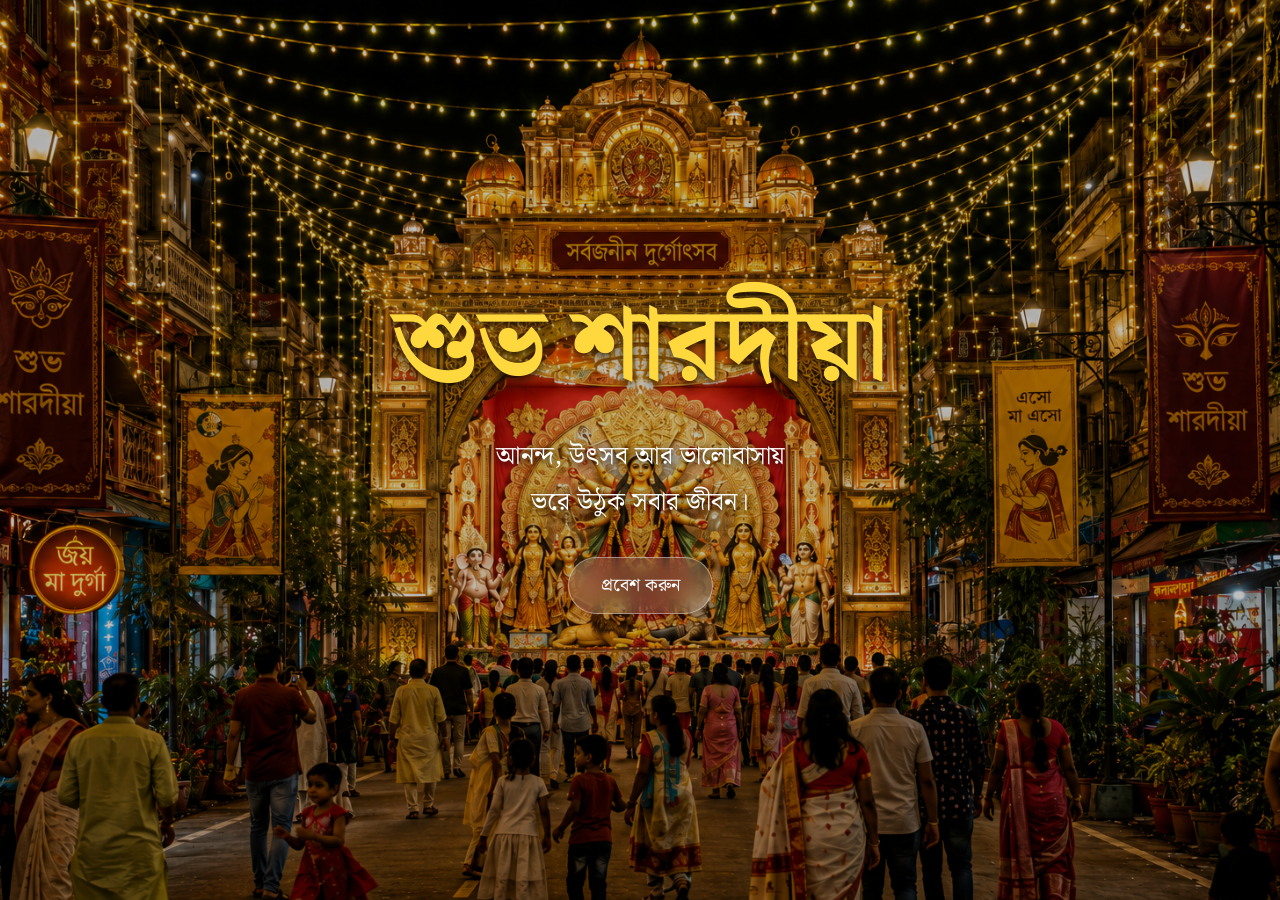
<file: index.html>
<!DOCTYPE html>

<html lang="bn">
<head>
    <meta charset="UTF-8">
    <meta name="viewport" content="width=device-width, initial-scale=1.0">

<title>শুভ শারদীয়া</title>

<link rel="stylesheet" href="style.css">

<!-- Bengali Font -->
<link rel="preconnect" href="https://fonts.googleapis.com">
<link rel="preconnect" href="https://fonts.gstatic.com" crossorigin>
<link href="https://fonts.googleapis.com/css2?family=Noto+Serif+Bengali:wght@400;500;600;700;800&display=swap" rel="stylesheet">

</head>

<body>

<main class="hero">

    <!-- Dark overlay -->
    <div class="overlay"></div>

    <!-- Center Content -->
    <div class="content">

        <h1>শুভ শারদীয়া</h1>

        <p>
            আনন্দ, উৎসব আর ভালোবাসায়<br>
            ভরে উঠুক সবার জীবন।
        </p>

        <!-- Go to Main Website -->
        <button
            class="explore-btn"
            onclick="window.location.href='main/durga.html'">

            প্রবেশ করুন

        </button>

    </div>

</main>

</body>
</html>
</file>
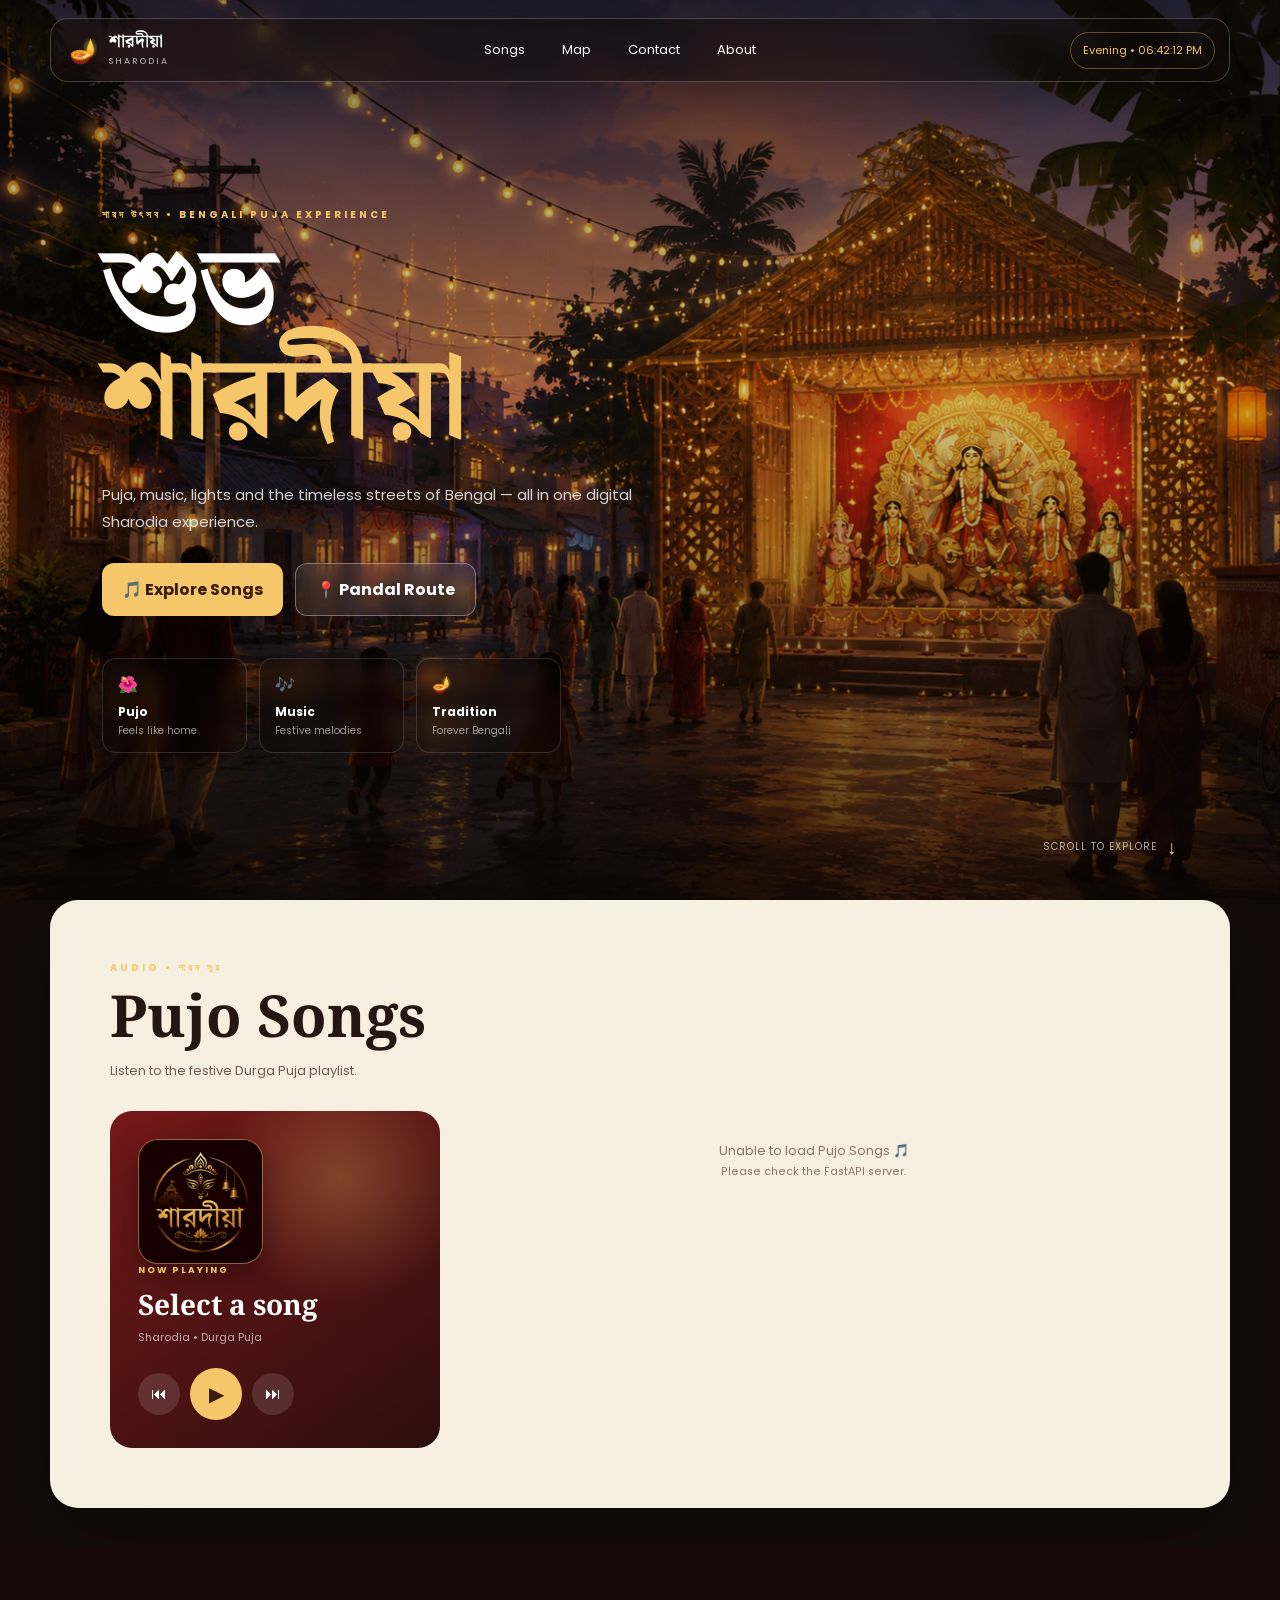
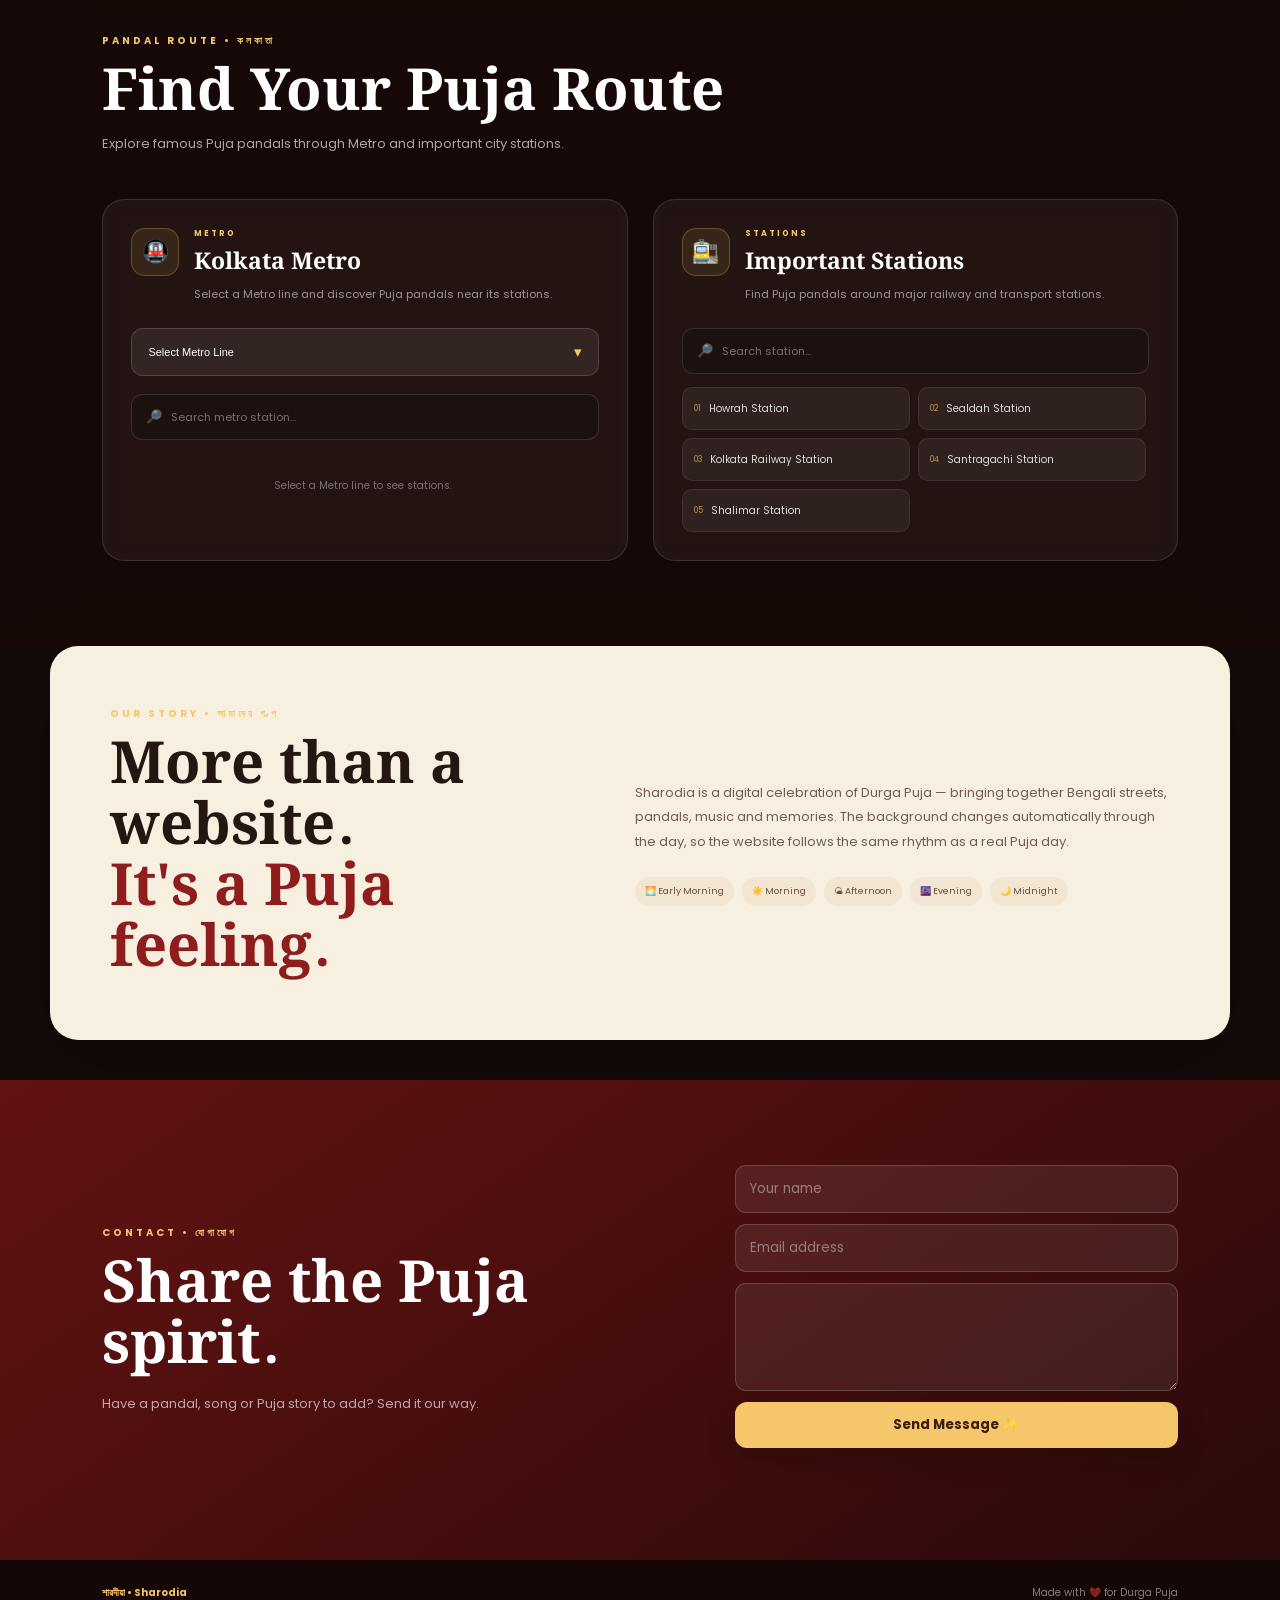
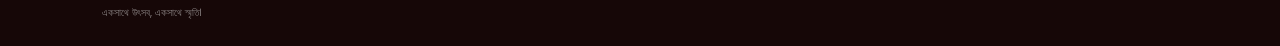
<file: main/durga.html>
<!DOCTYPE html>
<html lang="en">

<head>

    <meta charset="UTF-8">

    <meta name="viewport"
          content="width=device-width, initial-scale=1.0">

    <title>শারদীয়া | Sharodia</title>

    <meta name="description"
          content="Sharodia - A Bengali Durga Puja experience with songs, pandals and festive memories.">


    <!-- ================= GOOGLE FONTS ================= -->

    <link rel="preconnect"
          href="https://fonts.googleapis.com">

    <link rel="preconnect"
          href="https://fonts.gstatic.com"
          crossorigin>

    <link href="https://fonts.googleapis.com/css2?family=Noto+Serif+Bengali:wght@400;500;600;700;800&family=Poppins:wght@300;400;500;600;700&display=swap"
          rel="stylesheet">


    <!-- ================= CSS ================= -->

    <link rel="stylesheet"
          href="durga1.css">

</head>


<body>


    <!-- =================================================
         BACKGROUND
    ================================================== -->

    <div class="bg-layer"
         id="bgLayer">
    </div>

    <div class="bg-overlay">
    </div>



    <!-- =================================================
         HEADER
    ================================================== -->

    <header class="top-header">


        <!-- LOGO -->

        <a href="#home"
           class="brand">

            <span class="brand-icon">
                🪔
            </span>

            <span>

                <strong>
                    শারদীয়া
                </strong>

                <small>
                    SHARODIA
                </small>

            </span>

        </a>



        <!-- MOBILE MENU BUTTON -->

        <button
            class="menu-toggle"
            id="menuToggle"
            type="button">

            ☰

        </button>



        <!-- NAVIGATION -->

        <nav class="nav"
             id="nav">


            <a href="#songs">
                Songs
            </a>


            <a href="#map">
                Map
            </a>


            <a href="#contact">
                Contact
            </a>


            <a href="#about">
                About
            </a>


        </nav>



        <!-- CURRENT TIME -->

        <div class="time-badge"
             id="timeBadge">

            Loading...

        </div>


    </header>



    <!-- =================================================
         MAIN
    ================================================== -->

    <main>


        <!-- =================================================
             HERO
        ================================================== -->

        <section class="hero"
                 id="home">


            <div class="hero-content">


                <p class="eyebrow">

                    শারদ উৎসব • BENGALI PUJA EXPERIENCE

                </p>



                <h1>

                    শুভ

                    <span>
                        শারদীয়া
                    </span>

                </h1>



                <p class="hero-text">

                    Puja, music, lights and the timeless
                    streets of Bengal — all in one digital
                    Sharodia experience.

                </p>



                <!-- HERO BUTTONS -->

                <div class="hero-actions">


                    <a href="#songs"
                       class="primary-btn">

                        🎵 Explore Songs

                    </a>


                    <a href="#map"
                       class="glass-btn">

                        📍 Pandal Route

                    </a>


                </div>



                <!-- INFORMATION CARDS -->

                <div class="hero-info">


                    <div>

                        <span>
                            🌺
                        </span>

                        <b>
                            Pujo
                        </b>

                        <small>
                            Feels like home
                        </small>

                    </div>



                    <div>

                        <span>
                            🎶
                        </span>

                        <b>
                            Music
                        </b>

                        <small>
                            Festive melodies
                        </small>

                    </div>



                    <div>

                        <span>
                            🪔
                        </span>

                        <b>
                            Tradition
                        </b>

                        <small>
                            Forever Bengali
                        </small>

                    </div>


                </div>


            </div>



            <!-- SCROLL -->

            <div class="hero-scroll">

                <span>
                    Scroll to explore
                </span>

                <i>
                    ↓
                </i>

            </div>


        </section>



        <!-- =================================================
             SONGS
        ================================================== -->

        <section class="section-card songs-section"
                 id="songs">


            <!-- SECTION TITLE -->

            <div class="section-heading">


                <div>


                    <p class="eyebrow">

                        AUDIO • শারদ সুর

                    </p>



                    <h2>

                        Pujo Songs

                    </h2>



                    <p>

                        Listen to the festive Durga Puja
                        playlist.

                    </p>


                </div>


            </div>



            <!-- =================================================
                 MUSIC PLAYER LAYOUT
            ================================================== -->

            <div class="song-layout">



                <!-- ===============================
                     NOW PLAYING
                ================================= -->

                <div class="now-playing">


                    <!-- VINYL -->

                    <div class="now-playing-logo"
                         id="vinyl">

                        <img src="../image/logo.png"
                             alt="Sharodia Logo">

                    </div>



                    <!-- LABEL -->

                    <span class="now-label">

                        NOW PLAYING

                    </span>



                    <!-- SONG TITLE -->

                    <h3 id="nowTitle">

                        Select a song

                    </h3>



                    <!-- ARTIST -->

                    <p id="nowArtist">

                        Sharodia • Durga Puja

                    </p>



                    <!-- ===============================
                         PLAYER CONTROLS
                    ================================= -->

                    <div class="player-controls">


                        <!-- PREVIOUS -->

                        <button
                            id="prevBtn"
                            class="control-btn"
                            type="button"
                            title="Previous Song">

                            ⏮

                        </button>



                        <!-- PLAY / PAUSE -->

                        <button
                            id="playBtn"
                            class="control-btn main-control"
                            type="button"
                            title="Play">

                            ▶

                        </button>



                        <!-- NEXT -->

                        <button
                            id="nextBtn"
                            class="control-btn"
                            type="button"
                            title="Next Song">

                            ⏭

                        </button>


                    </div>


                </div>



                <!-- ===============================
                     SONG LIST
                ================================= -->

                <div class="song-list-wrapper">


                    <div class="song-list"
                         id="songList">


                        <!--

                            JavaScript will automatically
                            put your FastAPI songs here.

                        -->

                        <div class="loading-songs">

                            Loading Pujo Songs... 🎵

                        </div>


                    </div>


                </div>


            </div>


        </section>



        <!-- =================================================
             PUJA ROUTE
        ================================================== -->

        <section class="route-section" id="map">

            <div class="section-heading light">
                <div>
                    <p class="eyebrow">PANDAL ROUTE • কলকাতা</p>
                    <h2>Find Your Puja Route</h2>
                    <p>Explore famous Puja pandals through Metro and important city stations.</p>
                </div>
            </div>

            <div class="route-options">

                <!-- METRO -->
                <div class="route-box">
                    <div class="route-box-heading">
                        <span class="route-icon">🚇</span>
                        <div>
                            <span class="route-label">METRO</span>
                            <h3>Kolkata Metro</h3>
                            <p>Select a Metro line and discover Puja pandals near its stations.</p>
                        </div>
                    </div>

                    <div class="line-selector">
                        <button type="button" class="select-line-btn" id="selectLineBtn">
                            <span>Select Metro Line</span>
                            <span class="dropdown-arrow">▾</span>
                        </button>

                        <div class="line-menu" id="lineMenu">
                            <button type="button" class="metro-line blue-line" data-line="blue"><span class="line-dot"></span><span>Blue Line</span></button>
                            <button type="button" class="metro-line orange-line" data-line="orange"><span class="line-dot"></span><span>Orange Line</span></button>
                            <button type="button" class="metro-line green-line" data-line="green"><span class="line-dot"></span><span>Green Line</span></button>
                            <button type="button" class="metro-line purple-line" data-line="purple"><span class="line-dot"></span><span>Purple Line</span></button>
                        </div>
                    </div>

                    <div class="station-area" id="metroStationArea">
                        <div class="station-search">
                            <span>🔎</span>
                            <input type="text" id="metroSearch" placeholder="Search metro station..." autocomplete="off">
                        </div>
                        <div class="station-list" id="metroStationList">
                            <p class="station-placeholder">Select a Metro line to see stations.</p>
                        </div>
                    </div>
                </div>

                <!-- IMPORTANT STATIONS -->
                <div class="route-box">
                    <div class="route-box-heading">
                        <span class="route-icon">🚉</span>
                        <div>
                            <span class="route-label">STATIONS</span>
                            <h3>Important Stations</h3>
                            <p>Find Puja pandals around major railway and transport stations.</p>
                        </div>
                    </div>

                    <div class="station-search">
                        <span>🔎</span>
                        <input type="text" id="importantStationSearch" placeholder="Search station..." autocomplete="off">
                    </div>

                    <div class="station-list" id="importantStationList"></div>
                </div>
            </div>

            <!-- STATION POPUP -->
            <div class="route-modal" id="routeModal">
                <div class="route-modal-overlay"></div>
                <div class="route-modal-card">
                    <button type="button" class="route-modal-close" id="routeModalClose">×</button>
                    <div class="modal-station-icon">🚇</div>
                    <span class="route-label" id="modalStationType">METRO STATION</span>
                    <h3 id="modalStationName">Station Name</h3>
                    <p class="modal-subtitle">Famous Puja Pandals Nearby</p>
                    <div class="pandal-list" id="modalPandalList"></div>
                    <button type="button" class="map-button" id="modalMapButton">📍 View Location</button>
                </div>
            </div>

        </section>

        <!-- =================================================
             ABOUT
        ================================================== -->

        <section class="section-card about-section"
                 id="about">


            <div class="about-grid">


                <div>


                    <p class="eyebrow">

                        OUR STORY • আমাদের গল্প

                    </p>



                    <h2>

                        More than a website.

                        <br>

                        <span>
                            It's a Puja feeling.
                        </span>

                    </h2>


                </div>



                <div>


                    <p>

                        Sharodia is a digital celebration
                        of Durga Puja — bringing together
                        Bengali streets, pandals, music
                        and memories.

                        The background changes automatically
                        through the day, so the website follows
                        the same rhythm as a real Puja day.

                    </p>



                    <div class="feature-row">


                        <span>
                            🌅 Early Morning
                        </span>


                        <span>
                            ☀️ Morning
                        </span>


                        <span>
                            🌤 Afternoon
                        </span>


                        <span>
                            🌆 Evening
                        </span>


                        <span>
                            🌙 Midnight
                        </span>


                    </div>


                </div>


            </div>


        </section>



        <!-- =================================================
             CONTACT
        ================================================== -->

        <section class="contact-section"
                 id="contact">


            <div class="contact-inner">


                <div>


                    <p class="eyebrow">

                        CONTACT • যোগাযোগ

                    </p>



                    <h2>

                        Share the Puja spirit.

                    </h2>



                    <p>

                        Have a pandal, song or Puja story
                        to add? Send it our way.

                    </p>


                </div>



                <!-- CONTACT FORM -->

                <form
                    class="contact-form"
                    id="contactForm">


                    <input
                        type="text"
                        id="name"
                        placeholder="Your name"
                        required>


                    <input
                        type="email"
                        id="email"
                        placeholder="Email address"
                        required>


                    <textarea
                        id="message"
                        rows="4"
                        placeholder="Your message..."
                        required>
                    </textarea>


                    <button
                        class="primary-btn"
                        type="submit">

                        Send Message ✨

                    </button>


                    <p
                        class="form-status"
                        id="formStatus">
                    </p>


                </form>


            </div>


        </section>


    </main>



    <!-- =================================================
         FOOTER
    ================================================== -->

    <footer>


        <div>


            <strong>

                শারদীয়া • Sharodia

            </strong>


            <span>

                একসাথে উৎসব, একসাথে স্মৃতি।

            </span>


        </div>



        <span>

            Made with ❤️ for Durga Puja

        </span>


    </footer>



    <!-- =================================================
         JAVASCRIPT
    ================================================== -->

    <script src="durga2.js"></script>


</body>

</html>
</file>
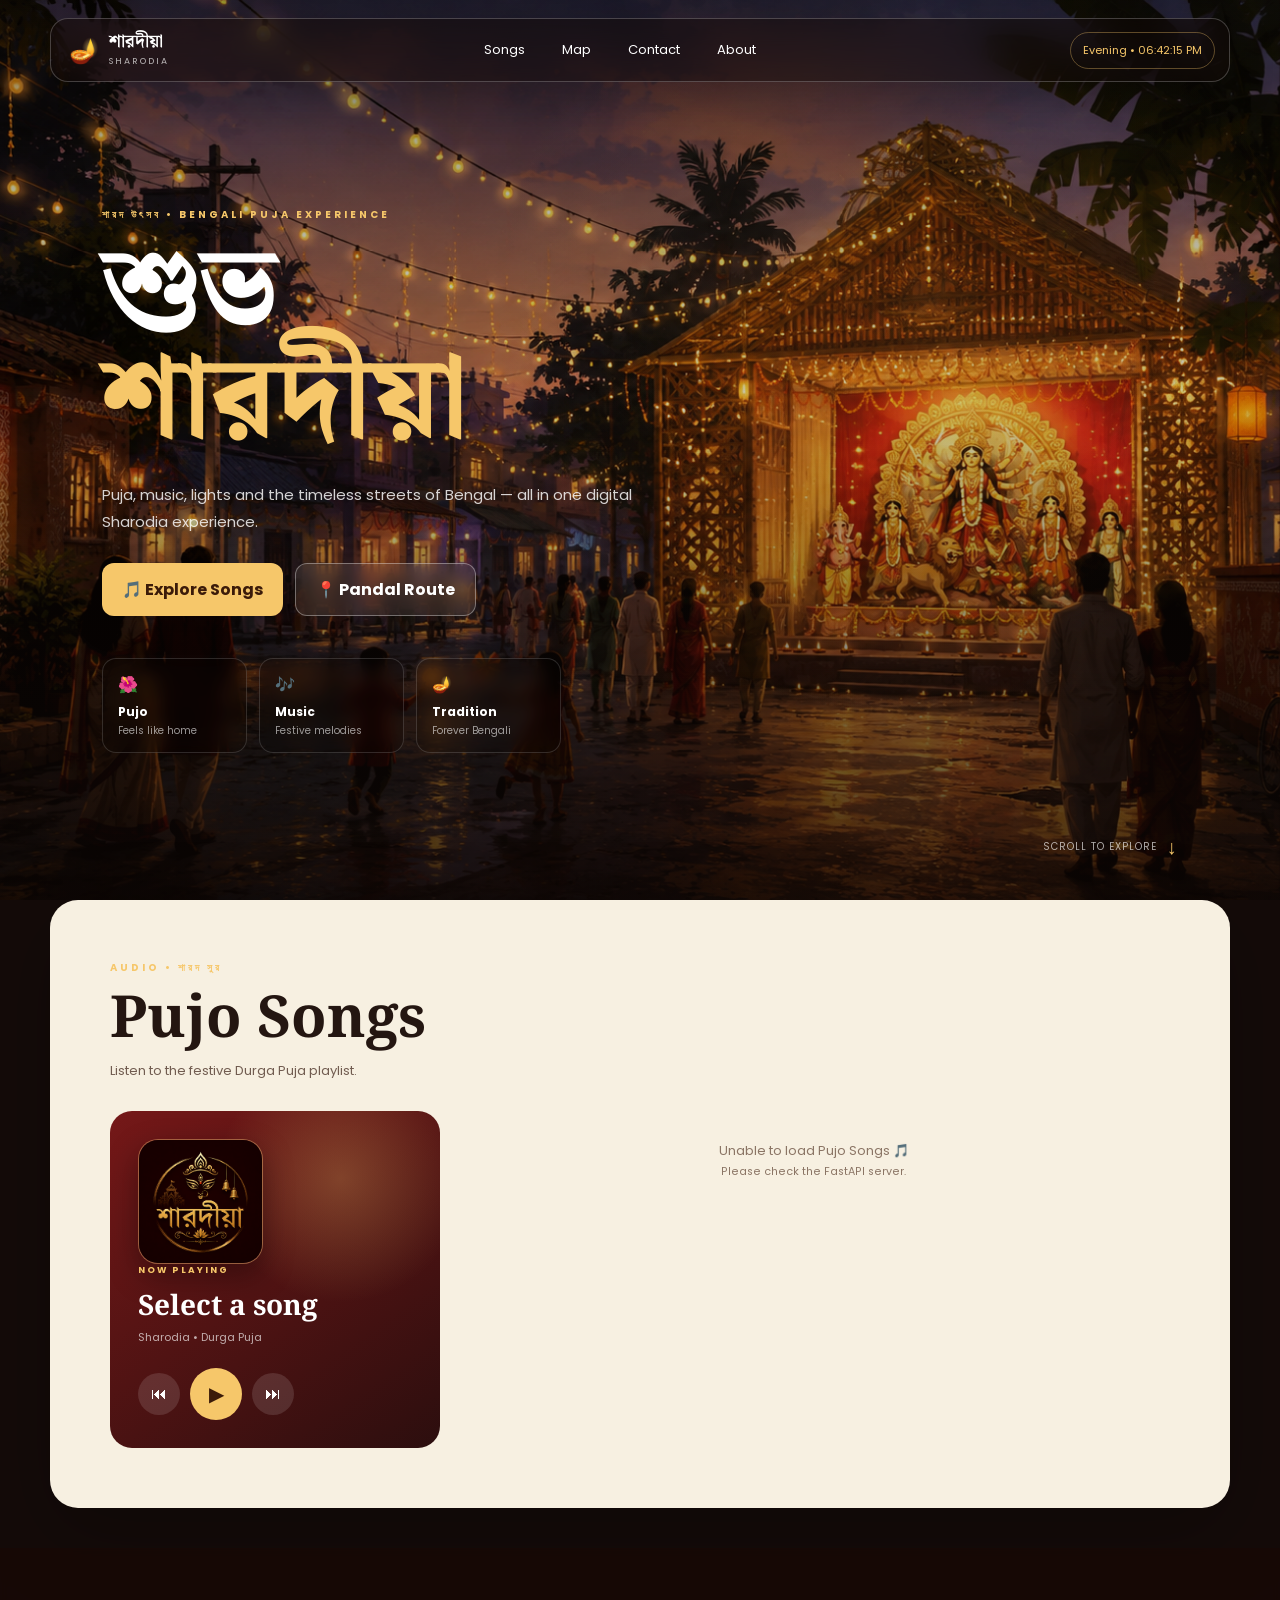
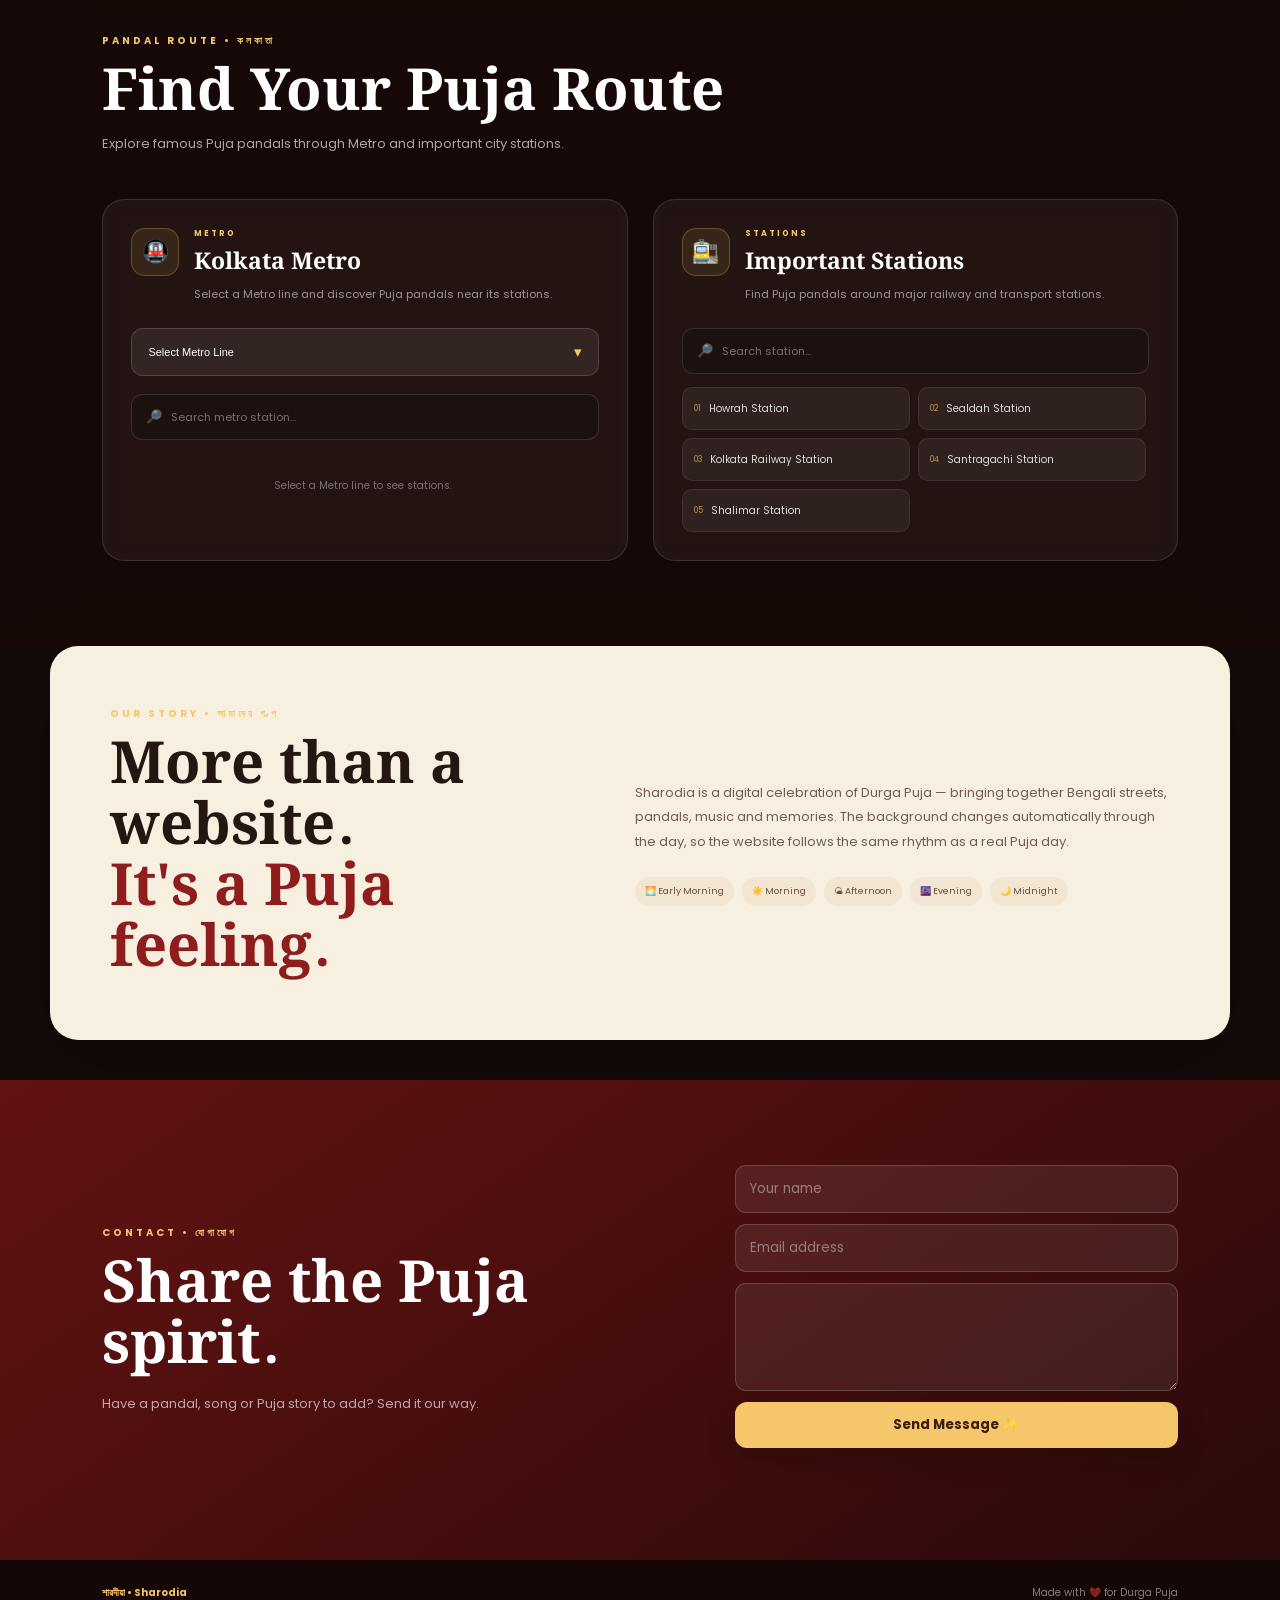
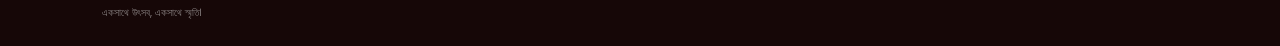
<file: main/main.html>
<!DOCTYPE html>
<html lang="en">

<head>

    <meta charset="UTF-8">

    <meta name="viewport"
          content="width=device-width, initial-scale=1.0">

    <title>শারদীয়া | Sharodia</title>

    <meta name="description"
          content="Sharodia - A Bengali Durga Puja experience with songs, pandals and festive memories.">


    <!-- ================= GOOGLE FONTS ================= -->

    <link rel="preconnect"
          href="https://fonts.googleapis.com">

    <link rel="preconnect"
          href="https://fonts.gstatic.com"
          crossorigin>

    <link href="https://fonts.googleapis.com/css2?family=Noto+Serif+Bengali:wght@400;500;600;700;800&family=Poppins:wght@300;400;500;600;700&display=swap"
          rel="stylesheet">


    <!-- ================= CSS ================= -->

    <link rel="stylesheet"
          href="main.css">

</head>


<body>


    <!-- =================================================
         BACKGROUND
    ================================================== -->

    <div class="bg-layer"
         id="bgLayer">
    </div>

    <div class="bg-overlay">
    </div>



    <!-- =================================================
         HEADER
    ================================================== -->

    <header class="top-header">


        <!-- LOGO -->

        <a href="#home"
           class="brand">

            <span class="brand-icon">
                🪔
            </span>

            <span>

                <strong>
                    শারদীয়া
                </strong>

                <small>
                    SHARODIA
                </small>

            </span>

        </a>



        <!-- MOBILE MENU BUTTON -->

        <button
            class="menu-toggle"
            id="menuToggle"
            type="button">

            ☰

        </button>



        <!-- NAVIGATION -->

        <nav class="nav"
             id="nav">


            <a href="#songs">
                Songs
            </a>


            <a href="#map">
                Map
            </a>


            <a href="#contact">
                Contact
            </a>


            <a href="#about">
                About
            </a>


        </nav>



        <!-- CURRENT TIME -->

        <div class="time-badge"
             id="timeBadge">

            Loading...

        </div>


    </header>



    <!-- =================================================
         MAIN
    ================================================== -->

    <main>


        <!-- =================================================
             HERO
        ================================================== -->

        <section class="hero"
                 id="home">


            <div class="hero-content">


                <p class="eyebrow">

                    শারদ উৎসব • BENGALI PUJA EXPERIENCE

                </p>



                <h1>

                    শুভ

                    <span>
                        শারদীয়া
                    </span>

                </h1>



                <p class="hero-text">

                    Puja, music, lights and the timeless
                    streets of Bengal — all in one digital
                    Sharodia experience.

                </p>



                <!-- HERO BUTTONS -->

                <div class="hero-actions">


                    <a href="#songs"
                       class="primary-btn">

                        🎵 Explore Songs

                    </a>


                    <a href="#map"
                       class="glass-btn">

                        📍 Pandal Route

                    </a>


                </div>



                <!-- INFORMATION CARDS -->

                <div class="hero-info">


                    <div>

                        <span>
                            🌺
                        </span>

                        <b>
                            Pujo
                        </b>

                        <small>
                            Feels like home
                        </small>

                    </div>



                    <div>

                        <span>
                            🎶
                        </span>

                        <b>
                            Music
                        </b>

                        <small>
                            Festive melodies
                        </small>

                    </div>



                    <div>

                        <span>
                            🪔
                        </span>

                        <b>
                            Tradition
                        </b>

                        <small>
                            Forever Bengali
                        </small>

                    </div>


                </div>


            </div>



            <!-- SCROLL -->

            <div class="hero-scroll">

                <span>
                    Scroll to explore
                </span>

                <i>
                    ↓
                </i>

            </div>


        </section>



        <!-- =================================================
             SONGS
        ================================================== -->

        <section class="section-card songs-section"
                 id="songs">


            <!-- SECTION TITLE -->

            <div class="section-heading">


                <div>


                    <p class="eyebrow">

                        AUDIO • শারদ সুর

                    </p>



                    <h2>

                        Pujo Songs

                    </h2>



                    <p>

                        Listen to the festive Durga Puja
                        playlist.

                    </p>


                </div>


            </div>



            <!-- =================================================
                 MUSIC PLAYER LAYOUT
            ================================================== -->

            <div class="song-layout">



                <!-- ===============================
                     NOW PLAYING
                ================================= -->

                <div class="now-playing">


                    <!-- VINYL -->

                    <div class="now-playing-logo"
                         id="vinyl">

                        <img src="../image/logo.png"
                             alt="Sharodia Logo">

                    </div>



                    <!-- LABEL -->

                    <span class="now-label">

                        NOW PLAYING

                    </span>



                    <!-- SONG TITLE -->

                    <h3 id="nowTitle">

                        Select a song

                    </h3>



                    <!-- ARTIST -->

                    <p id="nowArtist">

                        Sharodia • Durga Puja

                    </p>



                    <!-- ===============================
                         PLAYER CONTROLS
                    ================================= -->

                    <div class="player-controls">


                        <!-- PREVIOUS -->

                        <button
                            id="prevBtn"
                            class="control-btn"
                            type="button"
                            title="Previous Song">

                            ⏮

                        </button>



                        <!-- PLAY / PAUSE -->

                        <button
                            id="playBtn"
                            class="control-btn main-control"
                            type="button"
                            title="Play">

                            ▶

                        </button>



                        <!-- NEXT -->

                        <button
                            id="nextBtn"
                            class="control-btn"
                            type="button"
                            title="Next Song">

                            ⏭

                        </button>


                    </div>


                </div>



                <!-- ===============================
                     SONG LIST
                ================================= -->

                <div class="song-list-wrapper">


                    <div class="song-list"
                         id="songList">


                        <!--

                            JavaScript will automatically
                            put your FastAPI songs here.

                        -->

                        <div class="loading-songs">

                            Loading Pujo Songs... 🎵

                        </div>


                    </div>


                </div>


            </div>


        </section>



        <!-- =================================================
             PUJA ROUTE
        ================================================== -->

        <section class="route-section" id="map">

            <div class="section-heading light">
                <div>
                    <p class="eyebrow">PANDAL ROUTE • কলকাতা</p>
                    <h2>Find Your Puja Route</h2>
                    <p>Explore famous Puja pandals through Metro and important city stations.</p>
                </div>
            </div>

            <div class="route-options">

                <!-- METRO -->
                <div class="route-box">
                    <div class="route-box-heading">
                        <span class="route-icon">🚇</span>
                        <div>
                            <span class="route-label">METRO</span>
                            <h3>Kolkata Metro</h3>
                            <p>Select a Metro line and discover Puja pandals near its stations.</p>
                        </div>
                    </div>

                    <div class="line-selector">
                        <button type="button" class="select-line-btn" id="selectLineBtn">
                            <span>Select Metro Line</span>
                            <span class="dropdown-arrow">▾</span>
                        </button>

                        <div class="line-menu" id="lineMenu">
                            <button type="button" class="metro-line blue-line" data-line="blue"><span class="line-dot"></span><span>Blue Line</span></button>
                            <button type="button" class="metro-line orange-line" data-line="orange"><span class="line-dot"></span><span>Orange Line</span></button>
                            <button type="button" class="metro-line green-line" data-line="green"><span class="line-dot"></span><span>Green Line</span></button>
                            <button type="button" class="metro-line purple-line" data-line="purple"><span class="line-dot"></span><span>Purple Line</span></button>
                        </div>
                    </div>

                    <div class="station-area" id="metroStationArea">
                        <div class="station-search">
                            <span>🔎</span>
                            <input type="text" id="metroSearch" placeholder="Search metro station..." autocomplete="off">
                        </div>
                        <div class="station-list" id="metroStationList">
                            <p class="station-placeholder">Select a Metro line to see stations.</p>
                        </div>
                    </div>
                </div>

                <!-- IMPORTANT STATIONS -->
                <div class="route-box">
                    <div class="route-box-heading">
                        <span class="route-icon">🚉</span>
                        <div>
                            <span class="route-label">STATIONS</span>
                            <h3>Important Stations</h3>
                            <p>Find Puja pandals around major railway and transport stations.</p>
                        </div>
                    </div>

                    <div class="station-search">
                        <span>🔎</span>
                        <input type="text" id="importantStationSearch" placeholder="Search station..." autocomplete="off">
                    </div>

                    <div class="station-list" id="importantStationList"></div>
                </div>
            </div>

            <!-- STATION POPUP -->
            <div class="route-modal" id="routeModal">
                <div class="route-modal-overlay"></div>
                <div class="route-modal-card">
                    <button type="button" class="route-modal-close" id="routeModalClose">×</button>
                    <div class="modal-station-icon">🚇</div>
                    <span class="route-label" id="modalStationType">METRO STATION</span>
                    <h3 id="modalStationName">Station Name</h3>
                    <p class="modal-subtitle">Famous Puja Pandals Nearby</p>
                    <div class="pandal-list" id="modalPandalList"></div>
                    <button type="button" class="map-button" id="modalMapButton">📍 View Location</button>
                </div>
            </div>

        </section>

        <!-- =================================================
             ABOUT
        ================================================== -->

        <section class="section-card about-section"
                 id="about">


            <div class="about-grid">


                <div>


                    <p class="eyebrow">

                        OUR STORY • আমাদের গল্প

                    </p>



                    <h2>

                        More than a website.

                        <br>

                        <span>
                            It's a Puja feeling.
                        </span>

                    </h2>


                </div>



                <div>


                    <p>

                        Sharodia is a digital celebration
                        of Durga Puja — bringing together
                        Bengali streets, pandals, music
                        and memories.

                        The background changes automatically
                        through the day, so the website follows
                        the same rhythm as a real Puja day.

                    </p>



                    <div class="feature-row">


                        <span>
                            🌅 Early Morning
                        </span>


                        <span>
                            ☀️ Morning
                        </span>


                        <span>
                            🌤 Afternoon
                        </span>


                        <span>
                            🌆 Evening
                        </span>


                        <span>
                            🌙 Midnight
                        </span>


                    </div>


                </div>


            </div>


        </section>



        <!-- =================================================
             CONTACT
        ================================================== -->

        <section class="contact-section"
                 id="contact">


            <div class="contact-inner">


                <div>


                    <p class="eyebrow">

                        CONTACT • যোগাযোগ

                    </p>



                    <h2>

                        Share the Puja spirit.

                    </h2>



                    <p>

                        Have a pandal, song or Puja story
                        to add? Send it our way.

                    </p>


                </div>



                <!-- CONTACT FORM -->

                <form
                    class="contact-form"
                    id="contactForm">


                    <input
                        type="text"
                        id="name"
                        placeholder="Your name"
                        required>


                    <input
                        type="email"
                        id="email"
                        placeholder="Email address"
                        required>


                    <textarea
                        id="message"
                        rows="4"
                        placeholder="Your message..."
                        required>
                    </textarea>


                    <button
                        class="primary-btn"
                        type="submit">

                        Send Message ✨

                    </button>


                    <p
                        class="form-status"
                        id="formStatus">
                    </p>


                </form>


            </div>


        </section>


    </main>



    <!-- =================================================
         FOOTER
    ================================================== -->

    <footer>


        <div>


            <strong>

                শারদীয়া • Sharodia

            </strong>


            <span>

                একসাথে উৎসব, একসাথে স্মৃতি।

            </span>


        </div>



        <span>

            Made with ❤️ for Durga Puja

        </span>


    </footer>



    <!-- =================================================
         JAVASCRIPT
    ================================================== -->

    <script src="main.js"></script>


</body>

</html>
</file>
<file: style.css>
* {
    margin: 0;
    padding: 0;
    box-sizing: border-box;
}

body {
    width: 100%;
    height: 100vh;
    overflow: hidden;
    font-family: "Noto Serif Bengali", serif;
}

/* Main Hero Section */
.hero {
    position: relative;
    width: 100%;
    height: 100vh;

    background-image: url("theme.png");
    background-size: cover;
    background-position: center;
    background-repeat: no-repeat;

    display: flex;
    justify-content: center;
    align-items: center;
}

/* Dark transparent layer */
.overlay {
    position: absolute;
    inset: 0;

    background: rgba(0, 0, 0, 0.25);
}

/* Center Content */
.content {
    position: relative;
    z-index: 2;
    text-align: center;
    color: #ffffff;
    animation: fadeIn 1.5s ease;
}

/* Main Bengali Heading */
.content h1 {
    font-size: clamp(65px, 8vw, 130px);
    font-weight: 700;
    color: #ffd83d;
    text-shadow:
        0 3px 10px rgba(0, 0, 0, 0.8),
        0 0 25px rgba(255, 190, 50, 0.35);

    line-height: 1.2;
    margin-bottom: 25px;
}

/* Subtitle */
.content p {
    font-size: clamp(18px, 2vw, 28px);
    line-height: 1.8;
    color: #ffffff;
    text-shadow:
        0 2px 8px rgba(0, 0, 0, 0.9);
    margin-bottom: 30px;
}

/* Button */
.explore-btn {
    padding: 13px 32px;
    border: 1px solid rgba(255, 255, 255, 0.4);
    border-radius: 30px;
    background: rgba(255, 255, 255, 0.15);
    color: white;
    font-family: "Noto Serif Bengali", serif;
    font-size: 18px;
    cursor: pointer;
    backdrop-filter: blur(10px);
    transition: all 0.3s ease;
}

.explore-btn:hover {
    background: #ffd83d;
    color: #351800;
    transform: translateY(-3px);
    box-shadow:
        0 8px 25px rgba(0, 0, 0, 0.35);
}

/* Animation */
@keyframes fadeIn {

    from {
        opacity: 0;
        transform: translateY(25px);
    }

    to {
        opacity: 1;
        transform: translateY(0);
    }
}


/* Mobile */
@media (max-width: 768px) {

    .hero {
        background-position: center;
    }

    .content h1 {
        font-size: 55px;
    }

    .content p {
        font-size: 17px;
    }

    .explore-btn {
        font-size: 16px;
        padding: 11px 25px;
    }
}
</file>
<file: main/durga1.css>
/* =====================================================
   SHARODIA - DURGA PUJA WEBSITE
   COMPLETE CSS
===================================================== */


/* =====================================================
   RESET
===================================================== */

* {

    margin: 0;

    padding: 0;

    box-sizing: border-box;

}


html {

    scroll-behavior: smooth;

}


:root {

    --gold: #f6c76a;

    --gold-strong: #ffb52e;

    --red: #8f1d1d;

    --deep-red: #5f1111;

    --cream: #fff5df;

    --ink: #241611;

    --border: rgba(255,255,255,.22);

}


body {

    font-family: "Poppins", sans-serif;

    color: white;

    background: #140b09;

    overflow-x: hidden;

}


/* =====================================================
   BACKGROUND
===================================================== */

.bg-layer {

    position: fixed;

    inset: 0;

    z-index: -3;

    background-position: center;

    background-size: cover;

    background-repeat: no-repeat;

    transition:
        opacity 1.2s ease,
        background-image 1.2s ease;

}


.bg-overlay {

    position: fixed;

    inset: 0;

    z-index: -2;

    pointer-events: none;

    background:

        linear-gradient(
            180deg,
            rgba(13,8,6,.42),
            rgba(19,8,5,.20) 45%,
            rgba(14,7,5,.76)
        ),

        radial-gradient(
            circle at 70% 35%,
            rgba(255,194,86,.08),
            transparent 38%
        );

}


/* =====================================================
   HEADER
===================================================== */

.top-header {

    position: fixed;

    z-index: 20;

    top: 18px;

    left: 50%;

    transform: translateX(-50%);

    width: min(1180px,calc(100% - 32px));

    display: flex;

    align-items: center;

    justify-content: space-between;

    padding: 11px 14px 11px 18px;

    border: 1px solid var(--border);

    background: rgba(15,8,6,.48);

    backdrop-filter: blur(18px);

    border-radius: 18px;

    box-shadow:
        0 18px 45px rgba(0,0,0,.22);

}


/* LOGO */

.brand {

    display: flex;

    align-items: center;

    gap: 10px;

    color: white;

    text-decoration: none;

}


.brand-icon {

    font-size: 24px;

}


.brand strong {

    display: block;

    font-family:
        "Noto Serif Bengali",
        serif;

    font-size: 18px;

    line-height: 1;

}


.brand small {

    display: block;

    font-size: 9px;

    letter-spacing: 2px;

    opacity: .68;

    margin-top: 4px;

}


/* NAVIGATION */

.nav {

    display: flex;

    align-items: center;

    gap: 7px;

}


.nav a {

    color: white;

    text-decoration: none;

    font-size: 13px;

    padding: 10px 15px;

    border-radius: 12px;

    transition: .25s ease;

}


.nav a:hover {

    background: rgba(255,255,255,.12);

    color: var(--gold);

}


/* TIME */

.time-badge {

    font-size: 11px;

    color: var(--gold);

    border: 1px solid rgba(246,199,106,.35);

    padding: 9px 12px;

    border-radius: 999px;

    white-space: nowrap;

}


/* MOBILE MENU */

.menu-toggle {

    display: none;

    background: transparent;

    border: none;

    color: white;

    font-size: 24px;

    cursor: pointer;

}


/* =====================================================
   HERO
===================================================== */

.hero {

    min-height: 100vh;

    padding: 150px 8vw 90px;

    display: flex;

    align-items: center;

    position: relative;

}


.hero-content {

    max-width: 700px;

}


.eyebrow {

    color: var(--gold);

    font-size: 10px;

    letter-spacing: 3px;

    font-weight: 700;

    text-transform: uppercase;

    margin-bottom: 14px;

}


.hero h1 {

    font-family:
        "Noto Serif Bengali",
        serif;

    font-size:
        clamp(58px,9vw,125px);

    line-height: .95;

    font-weight: 800;

    text-shadow:
        0 8px 35px rgba(0,0,0,.3);

}


.hero h1 span {

    color: var(--gold);

    display: block;

}


.hero-text {

    margin-top: 25px;

    max-width: 570px;

    font-size: 15px;

    line-height: 1.8;

    color: rgba(255,255,255,.82);

}


/* =====================================================
   BUTTONS
===================================================== */

.hero-actions {

    display: flex;

    gap: 12px;

    margin-top: 28px;

    flex-wrap: wrap;

}


.primary-btn,
.glass-btn,
.visit-btn {

    display: inline-flex;

    align-items: center;

    justify-content: center;

    border: 0;

    text-decoration: none;

    cursor: pointer;

    font-family: inherit;

    font-weight: 700;

    transition:
        transform .2s ease,
        box-shadow .2s ease,
        background .2s ease;

}


.primary-btn {

    background: var(--gold);

    color: #3b1b09;

    padding: 13px 20px;

    border-radius: 12px;

    box-shadow:
        0 10px 30px rgba(0,0,0,.2);

}


.primary-btn:hover {

    transform: translateY(-2px);

    box-shadow:
        0 15px 35px rgba(0,0,0,.3);

}


.glass-btn {

    color: white;

    padding: 13px 20px;

    border: 1px solid rgba(255,255,255,.35);

    background: rgba(255,255,255,.08);

    backdrop-filter: blur(8px);

    border-radius: 12px;

}


.glass-btn:hover {

    background: rgba(255,255,255,.16);

}


/* =====================================================
   HERO INFO
===================================================== */

.hero-info {

    display: flex;

    gap: 12px;

    margin-top: 42px;

    flex-wrap: wrap;

}


.hero-info div {

    min-width: 145px;

    padding: 13px 15px;

    border-radius: 14px;

    border: 1px solid rgba(255,255,255,.15);

    background: rgba(0,0,0,.19);

    backdrop-filter: blur(8px);

}


.hero-info span {

    display: block;

    margin-bottom: 6px;

}


.hero-info b,
.hero-info small {

    display: block;

}


.hero-info b {

    font-size: 12px;

}


.hero-info small {

    color: rgba(255,255,255,.58);

    font-size: 10px;

    margin-top: 2px;

}


/* =====================================================
   HERO SCROLL
===================================================== */

.hero-scroll {

    position: absolute;

    right: 8vw;

    bottom: 38px;

    display: flex;

    align-items: center;

    gap: 10px;

    color: rgba(255,255,255,.65);

    font-size: 10px;

    letter-spacing: 1px;

    text-transform: uppercase;

}


.hero-scroll i {

    font-style: normal;

    font-size: 20px;

    color: var(--gold);

}


/* =====================================================
   GENERAL CARD
===================================================== */

.section-card {

    width:
        min(1180px,calc(100% - 32px));

    margin:
        0 auto 40px;

    background:
        rgba(255,248,233,.97);

    color: var(--ink);

    border-radius: 28px;

    padding:
        clamp(26px,5vw,60px);

    box-shadow:
        0 25px 80px rgba(0,0,0,.25);

}


.section-heading {

    display: flex;

    justify-content: space-between;

    gap: 30px;

    align-items: flex-end;

    margin-bottom: 30px;

}


.section-heading h2,
.about-section h2,
.contact-section h2 {

    font-family:
        "Noto Serif Bengali",
        serif;

    font-size:
        clamp(34px,5vw,58px);

    line-height: 1.05;

}


.section-heading p:not(.eyebrow) {

    color: #715c50;

    margin-top: 10px;

    max-width: 620px;

    font-size: 13px;

}


/* =====================================================
   SONG PLAYER
===================================================== */

.song-layout {

    display: grid;

    grid-template-columns: 330px 1fr;

    gap: 22px;

}


/* =====================================================
   NOW PLAYING
===================================================== */

.now-playing {

    min-height: 300px;

    padding: 28px;

    border-radius: 22px;

    color: white;

    background:

        radial-gradient(
            circle at 70% 20%,
            rgba(246,199,106,.26),
            transparent 35%
        ),

        linear-gradient(
            145deg,
            #751818,
            #2c0e0e
        );

    display: flex;

    flex-direction: column;

    justify-content: flex-end;

    overflow: hidden;

}


/* =====================================================
   NOW PLAYING LOGO
===================================================== */

.now-playing-logo {

    width: 125px;
    height: 125px;

    border-radius: 20px;

    overflow: hidden;

    margin-bottom: auto;

    background: rgba(255,255,255,.08);

    border: 1px solid rgba(246,199,106,.35);

    box-shadow:
        0 12px 30px rgba(0,0,0,.35);

    display: flex;

    align-items: center;

    justify-content: center;

    transition:
        transform .3s ease,
        box-shadow .3s ease;

}

.now-playing-logo img {

    width: 100%;
    height: 100%;

    object-fit: cover;

    display: block;

}

.now-playing-logo.playing {

    animation:
        logoPulse 2s ease-in-out infinite;

}

@keyframes logoPulse {

    0%, 100% {

        transform: scale(1);

        box-shadow:
            0 12px 30px rgba(0,0,0,.35);

    }

    50% {

        transform: scale(1.04);

        box-shadow:
            0 15px 38px rgba(246,199,106,.30);

    }

}


/* =====================================================
   NOW PLAYING TEXT
===================================================== */

.now-label {

    font-size: 9px;

    letter-spacing: 2px;

    color: var(--gold);

    font-weight: 700;

}


.now-playing h3 {

    font-family:
        "Noto Serif Bengali",
        serif;

    font-size: 28px;

    margin-top: 7px;

    white-space: nowrap;

    overflow: hidden;

    text-overflow: ellipsis;

}


.now-playing p {

    font-size: 11px;

    color: rgba(255,255,255,.65);

    white-space: nowrap;

    overflow: hidden;

    text-overflow: ellipsis;

}


/* =====================================================
   PLAYER CONTROLS
===================================================== */

.player-controls {

    display: flex;

    align-items: center;

    gap: 10px;

    margin-top: 22px;

}


.control-btn {

    width: 42px;

    height: 42px;

    border: 0;

    border-radius: 50%;

    cursor: pointer;

    background: rgba(255,255,255,.12);

    color: white;

    font-size: 16px;

    display: grid;

    place-items: center;

    transition:
        transform .2s ease,
        background .2s ease,
        color .2s ease;

}


.control-btn:hover {

    background: var(--gold);

    color: #3b1b09;

    transform:
        translateY(-2px);

}


.control-btn:active {

    transform:
        scale(.94);

}


.main-control {

    width: 52px;

    height: 52px;

    background: var(--gold);

    color: #3b1b09;

    font-size: 20px;

}


/* =====================================================
   SONG LIST
===================================================== */

.song-list-wrapper {

    min-width: 0;

}


.song-list {

    display: grid;

    gap: 10px;

    max-height: 420px;

    overflow-y: auto;

    padding-right: 5px;

}


/* SCROLLBAR */

.song-list::-webkit-scrollbar {

    width: 6px;

}


.song-list::-webkit-scrollbar-track {

    background: transparent;

}


.song-list::-webkit-scrollbar-thumb {

    background: #d7b36b;

    border-radius: 10px;

}


/* =====================================================
   SONG ITEM
===================================================== */

.song-item {

    display: grid;

    grid-template-columns:
        35px 46px 1fr 42px;

    align-items: center;

    gap: 12px;

    padding: 14px;

    border-radius: 15px;

    background: white;

    border: 1px solid #eadfce;

    cursor: pointer;

    transition:
        transform .2s ease,
        border-color .2s ease,
        box-shadow .2s ease,
        background .2s ease;

}


.song-item:hover {

    border-color: #e2bd79;

    transform:
        translateX(3px);

    box-shadow:
        0 9px 25px rgba(71,39,17,.08);

}


.song-item.playing {

    border-color:
        var(--gold-strong);

    background:

        linear-gradient(
            90deg,
            rgba(246,199,106,.18),
            white
        );

}


/* =====================================================
   SONG LOGO
===================================================== */

.song-logo {

    width: 46px;
    height: 46px;

    border-radius: 10px;

    overflow: hidden;

    flex-shrink: 0;

    background: #f4e6d1;

    border: 1px solid #eadfce;

}

.song-logo img {

    width: 100%;
    height: 100%;

    object-fit: cover;

    display: block;

}


/* =====================================================
   SONG NUMBER
===================================================== */

.song-number {

    color: #a68e79;

    font-size: 11px;

}


/* =====================================================
   SMALL PLAY BUTTON
===================================================== */

.play-btn {

    width: 42px;

    height: 42px;

    border-radius: 50%;

    border: 0;

    cursor: pointer;

    background: #f4e6d1;

    color: var(--red);

    font-weight: 800;

    font-size: 14px;

    transition: .2s ease;

}


.play-btn:hover {

    background: var(--gold);

    transform:
        scale(1.05);

}


/* =====================================================
   SONG INFORMATION
===================================================== */

.song-meta {

    min-width: 0;

}


.song-meta strong,
.song-meta span {

    display: block;

}


.song-meta strong {

    font-size: 13px;

    white-space: nowrap;

    overflow: hidden;

    text-overflow: ellipsis;

}


.song-meta span {

    color: #967f6c;

    font-size: 10px;

    margin-top: 3px;

    white-space: nowrap;

    overflow: hidden;

    text-overflow: ellipsis;

}


/* SONG ICON */

.song-duration {

    font-size: 9px;

    color: #9d8b7b;

    border: 1px solid #e6d9ca;

    padding: 5px 7px;

    border-radius: 6px;

}


/* LOADING */

.loading-songs {

    padding: 30px;

    text-align: center;

    color: #8b7565;

    font-size: 13px;

}


/* =====================================================
   PUJA ROUTE
===================================================== */

.route-section { width: 100%; padding: 85px max(8vw,25px); background: rgba(24,8,6,.78); backdrop-filter: blur(4px); }
.section-heading.light h2 { color: white; }
.section-heading.light p:not(.eyebrow) { color: rgba(255,255,255,.64); }
.route-options { width: min(1100px,100%); margin: 45px auto 0; display: grid; grid-template-columns: 1fr 1fr; gap: 25px; }
.route-box { position: relative; padding: 28px; border: 1px solid rgba(255,255,255,.13); background: rgba(255,255,255,.055); border-radius: 22px; backdrop-filter: blur(8px); }
.route-box-heading { display: flex; gap: 15px; align-items: flex-start; margin-bottom: 25px; }
.route-icon { width: 48px; height: 48px; display: grid; place-items: center; flex-shrink: 0; border-radius: 14px; background: rgba(246,199,106,.1); border: 1px solid rgba(246,199,106,.25); font-size: 22px; }
.route-label { display: block; color: var(--gold); font-size: 8px; letter-spacing: 2px; font-weight: 700; margin-bottom: 4px; }
.route-box-heading h3 { color: white; font-family: "Noto Serif Bengali",serif; font-size: 23px; margin: 0 0 5px; }
.route-box-heading p { color: rgba(255,255,255,.55); font-size: 11px; line-height: 1.6; margin: 0; }
.line-selector { position: relative; }
.select-line-btn { width: 100%; display: flex; align-items: center; justify-content: space-between; padding: 14px 16px; color: white; background: rgba(255,255,255,.07); border: 1px solid rgba(255,255,255,.15); border-radius: 12px; font-size: 11px; cursor: pointer; transition: .2s ease; }
.select-line-btn:hover { border-color: var(--gold); background: rgba(255,255,255,.1); }
.dropdown-arrow { color: var(--gold); font-size: 15px; }
.line-menu { display: none; position: absolute; top: calc(100% + 8px); left: 0; right: 0; z-index: 20; padding: 7px; border: 1px solid rgba(255,255,255,.14); background: rgba(25,9,7,.97); border-radius: 14px; box-shadow: 0 18px 45px rgba(0,0,0,.35); }
.line-menu.open { display: block; }
.metro-line { width: 100%; display: flex; align-items: center; gap: 10px; padding: 11px 12px; border: 0; border-radius: 9px; background: transparent; color: white; font-size: 11px; text-align: left; cursor: pointer; transition: .2s ease; }
.metro-line:hover { background: rgba(255,255,255,.08); }
.line-dot { width: 10px; height: 10px; border-radius: 50%; display: block; flex-shrink: 0; }
.blue-line .line-dot { background: #1976d2; } .orange-line .line-dot { background: #f28c28; } .green-line .line-dot { background: #2e9d59; } .purple-line .line-dot { background: #8e44ad; }
.station-area { margin-top: 18px; }
.station-search { display: flex; align-items: center; gap: 9px; padding: 12px 14px; margin-bottom: 13px; border: 1px solid rgba(255,255,255,.12); background: rgba(0,0,0,.14); border-radius: 11px; }
.station-search span { font-size: 13px; opacity: .7; }
.station-search input { width: 100%; border: 0; outline: none; background: transparent; color: white; font-family: inherit; font-size: 11px; }
.station-search input::placeholder { color: rgba(255,255,255,.4); }
.station-list { display: grid; grid-template-columns: 1fr 1fr; gap: 8px; max-height: 310px; overflow-y: auto; padding-right: 3px; }
.station-list::-webkit-scrollbar { width: 4px; } .station-list::-webkit-scrollbar-thumb { background: rgba(246,199,106,.35); border-radius: 20px; }
.station-item { display: flex; align-items: center; gap: 8px; width: 100%; min-height: 43px; padding: 9px 11px; color: rgba(255,255,255,.85); background: rgba(255,255,255,.055); border: 1px solid rgba(255,255,255,.08); border-radius: 10px; font-family: inherit; font-size: 10px; text-align: left; cursor: pointer; transition: .2s ease; }
.station-item:hover { transform: translateY(-2px); border-color: rgba(246,199,106,.45); background: rgba(246,199,106,.08); color: var(--gold); }
.station-number { color: var(--gold); font-size: 8px; opacity: .7; }
.station-placeholder { grid-column: 1 / -1; color: rgba(255,255,255,.4); text-align: center; font-size: 10px; padding: 25px 10px; }
.route-modal { position: fixed; inset: 0; display: none; align-items: center; justify-content: center; z-index: 9999; padding: 20px; }
.route-modal.open { display: flex; }
.route-modal-overlay { position: absolute; inset: 0; background: rgba(0,0,0,.72); backdrop-filter: blur(7px); }
.route-modal-card { position: relative; width: min(460px,100%); max-height: 85vh; overflow-y: auto; padding: 32px; border: 1px solid rgba(246,199,106,.25); border-radius: 24px; background: linear-gradient(145deg,#3a110d,#1d0807); box-shadow: 0 30px 80px rgba(0,0,0,.55); animation: routeModalIn .25s ease; }
@keyframes routeModalIn { from { opacity: 0; transform: translateY(15px) scale(.97); } to { opacity: 1; transform: translateY(0) scale(1); } }
.route-modal-close { position: absolute; top: 14px; right: 16px; width: 34px; height: 34px; border: 1px solid rgba(255,255,255,.12); border-radius: 50%; background: rgba(255,255,255,.07); color: white; font-size: 20px; cursor: pointer; }
.modal-station-icon { font-size: 30px; margin-bottom: 12px; }
.route-modal-card h3 { color: white; font-family: "Noto Serif Bengali",serif; font-size: 28px; margin: 5px 0 8px; }
.modal-subtitle { color: rgba(255,255,255,.58); font-size: 11px; margin-bottom: 18px; }
.pandal-list { display: grid; gap: 8px; margin-bottom: 18px; }
.pandal-item { padding: 13px; border: 1px solid rgba(255,255,255,.1); border-radius: 11px; background: rgba(255,255,255,.055); color: rgba(255,255,255,.86); font-size: 11px; }
.pandal-item::before { content: "🎪"; margin-right: 8px; }
.map-button { width: 100%; padding: 13px; border: 0; border-radius: 11px; background: var(--gold); color: #3b1b09; font-weight: 700; font-family: inherit; font-size: 10px; cursor: pointer; transition: .2s ease; }
.map-button:hover { transform: translateY(-2px); filter: brightness(1.05); }
@media (max-width: 850px) { .route-options { grid-template-columns: 1fr; } }
@media (max-width: 560px) { .route-section { padding: 70px 20px; } .route-box { padding: 20px; } .station-list { grid-template-columns: 1fr; } .route-modal-card { padding: 25px 20px; } .route-modal-card h3 { font-size: 24px; } }

/* =====================================================
   ABOUT
===================================================== */

.about-grid {

    display: grid;

    grid-template-columns:
        1fr 1.15fr;

    gap: 60px;

    align-items: center;

}


.about-section h2 span {

    color: var(--red);

}


.about-section
p:not(.eyebrow) {

    color: #705d50;

    font-size: 13px;

    line-height: 1.9;

}


.feature-row {

    display: flex;

    flex-wrap: wrap;

    gap: 8px;

    margin-top: 22px;

}


.feature-row span {

    background: #f2e5d2;

    border-radius: 999px;

    padding: 8px 10px;

    font-size: 9px;

    color: #684d3e;

}


/* =====================================================
   CONTACT
===================================================== */

.contact-section {

    padding:
        85px max(8vw,25px);

    background:

        linear-gradient(
            145deg,
            #641212,
            #2a0a0a
        );

}


.contact-inner {

    width:
        min(1100px,100%);

    margin: auto;

    display: grid;

    grid-template-columns:
        1fr .8fr;

    gap: 80px;

    align-items: center;

}


.contact-section h2 {

    color: white;

}


.contact-section
p:not(.eyebrow) {

    color:
        rgba(255,255,255,.63);

    margin-top: 15px;

    font-size: 13px;

    line-height: 1.8;

}


/* FORM */

.contact-form {

    display: grid;

    gap: 11px;

}


.contact-form input,
.contact-form textarea {

    width: 100%;

    border:
        1px solid rgba(255,255,255,.16);

    background:
        rgba(255,255,255,.08);

    color: white;

    border-radius: 11px;

    padding: 13px 14px;

    font-family: inherit;

    outline: none;

    resize: vertical;

}


.contact-form input::placeholder,
.contact-form textarea::placeholder {

    color:
        rgba(255,255,255,.42);

}


.contact-form input:focus,
.contact-form textarea:focus {

    border-color:
        var(--gold);

}


.form-status {

    min-height: 16px;

    font-size: 10px !important;

    color: var(--gold) !important;

    margin-top: 0 !important;

}


/* =====================================================
   FOOTER
===================================================== */

footer {

    padding:
        25px max(8vw,25px);

    background: #160707;

    display: flex;

    justify-content: space-between;

    gap: 20px;

    color:
        rgba(255,255,255,.48);

    font-size: 10px;

}


footer strong,
footer span {

    display: block;

}


footer strong {

    color: var(--gold);

    margin-bottom: 4px;

}


/* =====================================================
   TABLET
===================================================== */

@media (max-width: 850px) {


    /* MOBILE NAV */

    .nav {

        position: absolute;

        top:
            calc(100% + 8px);

        left: 0;

        right: 0;

        display: none;

        flex-direction: column;

        align-items: stretch;

        padding: 10px;

        border-radius: 16px;

        background:
            rgba(20,9,7,.94);

        border:
            1px solid var(--border);

    }


    .nav.open {

        display: flex;

    }


    .nav a {

        text-align: center;

    }


    .menu-toggle {

        display: block;

    }


    .time-badge {

        display: none;

    }


    /* SONG */

    .song-layout {

        grid-template-columns: 1fr;

    }


    .now-playing {

        min-height: 240px;

    }


    /* ABOUT */

    .about-grid {

        grid-template-columns: 1fr;

    }


    /* CONTACT */

    .contact-inner {

        grid-template-columns: 1fr;

        gap: 35px;

    }

}


/* =====================================================
   MOBILE
===================================================== */

@media (max-width: 560px) {


    /* HEADER */

    .top-header {

        top: 10px;

        width:
            calc(100% - 20px);

    }


    /* HERO */

    .hero {

        padding:
            135px 22px 80px;

    }


    .hero h1 {

        font-size: 65px;

    }


    .hero-scroll {

        display: none;

    }


    /* CARD */

    .section-card {

        width:
            calc(100% - 20px);

        border-radius: 20px;

        padding:
            24px 18px;

    }


    /* SECTION HEADING */

    .section-heading {

        align-items:
            flex-start;

        flex-direction:
            column;

        gap: 14px;

    }


    /* PLAYER */

    .player-controls {

        margin-top: 18px;

    }


    .control-btn {

        width: 38px;

        height: 38px;

    }


    .main-control {

        width: 48px;

        height: 48px;

    }


    /* SONG ITEM */

    .song-item {

        grid-template-columns:
            38px 38px 1fr;

        gap: 9px;

        padding: 12px;

    }


    .song-number {

        font-size: 10px;

    }


    .play-btn {

        width: 38px;

        height: 38px;

    }


    .song-duration {

        display: none;

    }


    /* MAP */

    .pandal-stop {

        grid-template-columns:
            48px 1fr;

        gap: 13px;

    }


    .stop-dot {

        width: 48px;

        height: 48px;

    }


    .route-line {

        left: 23px;

    }


    /* FOOTER */

    footer {

        flex-direction:
            column;

    }

}
</file>
<file: main/main.css>
/* =====================================================
   SHARODIA - DURGA PUJA WEBSITE
   COMPLETE CSS
===================================================== */


/* =====================================================
   RESET
===================================================== */

* {

    margin: 0;

    padding: 0;

    box-sizing: border-box;

}


html {

    scroll-behavior: smooth;

}


:root {

    --gold: #f6c76a;

    --gold-strong: #ffb52e;

    --red: #8f1d1d;

    --deep-red: #5f1111;

    --cream: #fff5df;

    --ink: #241611;

    --border: rgba(255,255,255,.22);

}


body {

    font-family: "Poppins", sans-serif;

    color: white;

    background: #140b09;

    overflow-x: hidden;

}


/* =====================================================
   BACKGROUND
===================================================== */

.bg-layer {

    position: fixed;

    inset: 0;

    z-index: -3;

    background-position: center;

    background-size: cover;

    background-repeat: no-repeat;

    transition:
        opacity 1.2s ease,
        background-image 1.2s ease;

}


.bg-overlay {

    position: fixed;

    inset: 0;

    z-index: -2;

    pointer-events: none;

    background:

        linear-gradient(
            180deg,
            rgba(13,8,6,.42),
            rgba(19,8,5,.20) 45%,
            rgba(14,7,5,.76)
        ),

        radial-gradient(
            circle at 70% 35%,
            rgba(255,194,86,.08),
            transparent 38%
        );

}


/* =====================================================
   HEADER
===================================================== */

.top-header {

    position: fixed;

    z-index: 20;

    top: 18px;

    left: 50%;

    transform: translateX(-50%);

    width: min(1180px,calc(100% - 32px));

    display: flex;

    align-items: center;

    justify-content: space-between;

    padding: 11px 14px 11px 18px;

    border: 1px solid var(--border);

    background: rgba(15,8,6,.48);

    backdrop-filter: blur(18px);

    border-radius: 18px;

    box-shadow:
        0 18px 45px rgba(0,0,0,.22);

}


/* LOGO */

.brand {

    display: flex;

    align-items: center;

    gap: 10px;

    color: white;

    text-decoration: none;

}


.brand-icon {

    font-size: 24px;

}


.brand strong {

    display: block;

    font-family:
        "Noto Serif Bengali",
        serif;

    font-size: 18px;

    line-height: 1;

}


.brand small {

    display: block;

    font-size: 9px;

    letter-spacing: 2px;

    opacity: .68;

    margin-top: 4px;

}


/* NAVIGATION */

.nav {

    display: flex;

    align-items: center;

    gap: 7px;

}


.nav a {

    color: white;

    text-decoration: none;

    font-size: 13px;

    padding: 10px 15px;

    border-radius: 12px;

    transition: .25s ease;

}


.nav a:hover {

    background: rgba(255,255,255,.12);

    color: var(--gold);

}


/* TIME */

.time-badge {

    font-size: 11px;

    color: var(--gold);

    border: 1px solid rgba(246,199,106,.35);

    padding: 9px 12px;

    border-radius: 999px;

    white-space: nowrap;

}


/* MOBILE MENU */

.menu-toggle {

    display: none;

    background: transparent;

    border: none;

    color: white;

    font-size: 24px;

    cursor: pointer;

}


/* =====================================================
   HERO
===================================================== */

.hero {

    min-height: 100vh;

    padding: 150px 8vw 90px;

    display: flex;

    align-items: center;

    position: relative;

}


.hero-content {

    max-width: 700px;

}


.eyebrow {

    color: var(--gold);

    font-size: 10px;

    letter-spacing: 3px;

    font-weight: 700;

    text-transform: uppercase;

    margin-bottom: 14px;

}


.hero h1 {

    font-family:
        "Noto Serif Bengali",
        serif;

    font-size:
        clamp(58px,9vw,125px);

    line-height: .95;

    font-weight: 800;

    text-shadow:
        0 8px 35px rgba(0,0,0,.3);

}


.hero h1 span {

    color: var(--gold);

    display: block;

}


.hero-text {

    margin-top: 25px;

    max-width: 570px;

    font-size: 15px;

    line-height: 1.8;

    color: rgba(255,255,255,.82);

}


/* =====================================================
   BUTTONS
===================================================== */

.hero-actions {

    display: flex;

    gap: 12px;

    margin-top: 28px;

    flex-wrap: wrap;

}


.primary-btn,
.glass-btn,
.visit-btn {

    display: inline-flex;

    align-items: center;

    justify-content: center;

    border: 0;

    text-decoration: none;

    cursor: pointer;

    font-family: inherit;

    font-weight: 700;

    transition:
        transform .2s ease,
        box-shadow .2s ease,
        background .2s ease;

}


.primary-btn {

    background: var(--gold);

    color: #3b1b09;

    padding: 13px 20px;

    border-radius: 12px;

    box-shadow:
        0 10px 30px rgba(0,0,0,.2);

}


.primary-btn:hover {

    transform: translateY(-2px);

    box-shadow:
        0 15px 35px rgba(0,0,0,.3);

}


.glass-btn {

    color: white;

    padding: 13px 20px;

    border: 1px solid rgba(255,255,255,.35);

    background: rgba(255,255,255,.08);

    backdrop-filter: blur(8px);

    border-radius: 12px;

}


.glass-btn:hover {

    background: rgba(255,255,255,.16);

}


/* =====================================================
   HERO INFO
===================================================== */

.hero-info {

    display: flex;

    gap: 12px;

    margin-top: 42px;

    flex-wrap: wrap;

}


.hero-info div {

    min-width: 145px;

    padding: 13px 15px;

    border-radius: 14px;

    border: 1px solid rgba(255,255,255,.15);

    background: rgba(0,0,0,.19);

    backdrop-filter: blur(8px);

}


.hero-info span {

    display: block;

    margin-bottom: 6px;

}


.hero-info b,
.hero-info small {

    display: block;

}


.hero-info b {

    font-size: 12px;

}


.hero-info small {

    color: rgba(255,255,255,.58);

    font-size: 10px;

    margin-top: 2px;

}


/* =====================================================
   HERO SCROLL
===================================================== */

.hero-scroll {

    position: absolute;

    right: 8vw;

    bottom: 38px;

    display: flex;

    align-items: center;

    gap: 10px;

    color: rgba(255,255,255,.65);

    font-size: 10px;

    letter-spacing: 1px;

    text-transform: uppercase;

}


.hero-scroll i {

    font-style: normal;

    font-size: 20px;

    color: var(--gold);

}


/* =====================================================
   GENERAL CARD
===================================================== */

.section-card {

    width:
        min(1180px,calc(100% - 32px));

    margin:
        0 auto 40px;

    background:
        rgba(255,248,233,.97);

    color: var(--ink);

    border-radius: 28px;

    padding:
        clamp(26px,5vw,60px);

    box-shadow:
        0 25px 80px rgba(0,0,0,.25);

}


.section-heading {

    display: flex;

    justify-content: space-between;

    gap: 30px;

    align-items: flex-end;

    margin-bottom: 30px;

}


.section-heading h2,
.about-section h2,
.contact-section h2 {

    font-family:
        "Noto Serif Bengali",
        serif;

    font-size:
        clamp(34px,5vw,58px);

    line-height: 1.05;

}


.section-heading p:not(.eyebrow) {

    color: #715c50;

    margin-top: 10px;

    max-width: 620px;

    font-size: 13px;

}


/* =====================================================
   SONG PLAYER
===================================================== */

.song-layout {

    display: grid;

    grid-template-columns: 330px 1fr;

    gap: 22px;

}


/* =====================================================
   NOW PLAYING
===================================================== */

.now-playing {

    min-height: 300px;

    padding: 28px;

    border-radius: 22px;

    color: white;

    background:

        radial-gradient(
            circle at 70% 20%,
            rgba(246,199,106,.26),
            transparent 35%
        ),

        linear-gradient(
            145deg,
            #751818,
            #2c0e0e
        );

    display: flex;

    flex-direction: column;

    justify-content: flex-end;

    overflow: hidden;

}


/* =====================================================
   NOW PLAYING LOGO
===================================================== */

.now-playing-logo {

    width: 125px;
    height: 125px;

    border-radius: 20px;

    overflow: hidden;

    margin-bottom: auto;

    background: rgba(255,255,255,.08);

    border: 1px solid rgba(246,199,106,.35);

    box-shadow:
        0 12px 30px rgba(0,0,0,.35);

    display: flex;

    align-items: center;

    justify-content: center;

    transition:
        transform .3s ease,
        box-shadow .3s ease;

}

.now-playing-logo img {

    width: 100%;
    height: 100%;

    object-fit: cover;

    display: block;

}

.now-playing-logo.playing {

    animation:
        logoPulse 2s ease-in-out infinite;

}

@keyframes logoPulse {

    0%, 100% {

        transform: scale(1);

        box-shadow:
            0 12px 30px rgba(0,0,0,.35);

    }

    50% {

        transform: scale(1.04);

        box-shadow:
            0 15px 38px rgba(246,199,106,.30);

    }

}


/* =====================================================
   NOW PLAYING TEXT
===================================================== */

.now-label {

    font-size: 9px;

    letter-spacing: 2px;

    color: var(--gold);

    font-weight: 700;

}


.now-playing h3 {

    font-family:
        "Noto Serif Bengali",
        serif;

    font-size: 28px;

    margin-top: 7px;

    white-space: nowrap;

    overflow: hidden;

    text-overflow: ellipsis;

}


.now-playing p {

    font-size: 11px;

    color: rgba(255,255,255,.65);

    white-space: nowrap;

    overflow: hidden;

    text-overflow: ellipsis;

}


/* =====================================================
   PLAYER CONTROLS
===================================================== */

.player-controls {

    display: flex;

    align-items: center;

    gap: 10px;

    margin-top: 22px;

}


.control-btn {

    width: 42px;

    height: 42px;

    border: 0;

    border-radius: 50%;

    cursor: pointer;

    background: rgba(255,255,255,.12);

    color: white;

    font-size: 16px;

    display: grid;

    place-items: center;

    transition:
        transform .2s ease,
        background .2s ease,
        color .2s ease;

}


.control-btn:hover {

    background: var(--gold);

    color: #3b1b09;

    transform:
        translateY(-2px);

}


.control-btn:active {

    transform:
        scale(.94);

}


.main-control {

    width: 52px;

    height: 52px;

    background: var(--gold);

    color: #3b1b09;

    font-size: 20px;

}


/* =====================================================
   SONG LIST
===================================================== */

.song-list-wrapper {

    min-width: 0;

}


.song-list {

    display: grid;

    gap: 10px;

    max-height: 420px;

    overflow-y: auto;

    padding-right: 5px;

}


/* SCROLLBAR */

.song-list::-webkit-scrollbar {

    width: 6px;

}


.song-list::-webkit-scrollbar-track {

    background: transparent;

}


.song-list::-webkit-scrollbar-thumb {

    background: #d7b36b;

    border-radius: 10px;

}


/* =====================================================
   SONG ITEM
===================================================== */

.song-item {

    display: grid;

    grid-template-columns:
        35px 46px 1fr 42px;

    align-items: center;

    gap: 12px;

    padding: 14px;

    border-radius: 15px;

    background: white;

    border: 1px solid #eadfce;

    cursor: pointer;

    transition:
        transform .2s ease,
        border-color .2s ease,
        box-shadow .2s ease,
        background .2s ease;

}


.song-item:hover {

    border-color: #e2bd79;

    transform:
        translateX(3px);

    box-shadow:
        0 9px 25px rgba(71,39,17,.08);

}


.song-item.playing {

    border-color:
        var(--gold-strong);

    background:

        linear-gradient(
            90deg,
            rgba(246,199,106,.18),
            white
        );

}


/* =====================================================
   SONG LOGO
===================================================== */

.song-logo {

    width: 46px;
    height: 46px;

    border-radius: 10px;

    overflow: hidden;

    flex-shrink: 0;

    background: #f4e6d1;

    border: 1px solid #eadfce;

}

.song-logo img {

    width: 100%;
    height: 100%;

    object-fit: cover;

    display: block;

}


/* =====================================================
   SONG NUMBER
===================================================== */

.song-number {

    color: #a68e79;

    font-size: 11px;

}


/* =====================================================
   SMALL PLAY BUTTON
===================================================== */

.play-btn {

    width: 42px;

    height: 42px;

    border-radius: 50%;

    border: 0;

    cursor: pointer;

    background: #f4e6d1;

    color: var(--red);

    font-weight: 800;

    font-size: 14px;

    transition: .2s ease;

}


.play-btn:hover {

    background: var(--gold);

    transform:
        scale(1.05);

}


/* =====================================================
   SONG INFORMATION
===================================================== */

.song-meta {

    min-width: 0;

}


.song-meta strong,
.song-meta span {

    display: block;

}


.song-meta strong {

    font-size: 13px;

    white-space: nowrap;

    overflow: hidden;

    text-overflow: ellipsis;

}


.song-meta span {

    color: #967f6c;

    font-size: 10px;

    margin-top: 3px;

    white-space: nowrap;

    overflow: hidden;

    text-overflow: ellipsis;

}


/* SONG ICON */

.song-duration {

    font-size: 9px;

    color: #9d8b7b;

    border: 1px solid #e6d9ca;

    padding: 5px 7px;

    border-radius: 6px;

}


/* LOADING */

.loading-songs {

    padding: 30px;

    text-align: center;

    color: #8b7565;

    font-size: 13px;

}


/* =====================================================
   PUJA ROUTE
===================================================== */

.route-section { width: 100%; padding: 85px max(8vw,25px); background: rgba(24,8,6,.78); backdrop-filter: blur(4px); }
.section-heading.light h2 { color: white; }
.section-heading.light p:not(.eyebrow) { color: rgba(255,255,255,.64); }
.route-options { width: min(1100px,100%); margin: 45px auto 0; display: grid; grid-template-columns: 1fr 1fr; gap: 25px; }
.route-box { position: relative; padding: 28px; border: 1px solid rgba(255,255,255,.13); background: rgba(255,255,255,.055); border-radius: 22px; backdrop-filter: blur(8px); }
.route-box-heading { display: flex; gap: 15px; align-items: flex-start; margin-bottom: 25px; }
.route-icon { width: 48px; height: 48px; display: grid; place-items: center; flex-shrink: 0; border-radius: 14px; background: rgba(246,199,106,.1); border: 1px solid rgba(246,199,106,.25); font-size: 22px; }
.route-label { display: block; color: var(--gold); font-size: 8px; letter-spacing: 2px; font-weight: 700; margin-bottom: 4px; }
.route-box-heading h3 { color: white; font-family: "Noto Serif Bengali",serif; font-size: 23px; margin: 0 0 5px; }
.route-box-heading p { color: rgba(255,255,255,.55); font-size: 11px; line-height: 1.6; margin: 0; }
.line-selector { position: relative; }
.select-line-btn { width: 100%; display: flex; align-items: center; justify-content: space-between; padding: 14px 16px; color: white; background: rgba(255,255,255,.07); border: 1px solid rgba(255,255,255,.15); border-radius: 12px; font-size: 11px; cursor: pointer; transition: .2s ease; }
.select-line-btn:hover { border-color: var(--gold); background: rgba(255,255,255,.1); }
.dropdown-arrow { color: var(--gold); font-size: 15px; }
.line-menu { display: none; position: absolute; top: calc(100% + 8px); left: 0; right: 0; z-index: 20; padding: 7px; border: 1px solid rgba(255,255,255,.14); background: rgba(25,9,7,.97); border-radius: 14px; box-shadow: 0 18px 45px rgba(0,0,0,.35); }
.line-menu.open { display: block; }
.metro-line { width: 100%; display: flex; align-items: center; gap: 10px; padding: 11px 12px; border: 0; border-radius: 9px; background: transparent; color: white; font-size: 11px; text-align: left; cursor: pointer; transition: .2s ease; }
.metro-line:hover { background: rgba(255,255,255,.08); }
.line-dot { width: 10px; height: 10px; border-radius: 50%; display: block; flex-shrink: 0; }
.blue-line .line-dot { background: #1976d2; } .orange-line .line-dot { background: #f28c28; } .green-line .line-dot { background: #2e9d59; } .purple-line .line-dot { background: #8e44ad; }
.station-area { margin-top: 18px; }
.station-search { display: flex; align-items: center; gap: 9px; padding: 12px 14px; margin-bottom: 13px; border: 1px solid rgba(255,255,255,.12); background: rgba(0,0,0,.14); border-radius: 11px; }
.station-search span { font-size: 13px; opacity: .7; }
.station-search input { width: 100%; border: 0; outline: none; background: transparent; color: white; font-family: inherit; font-size: 11px; }
.station-search input::placeholder { color: rgba(255,255,255,.4); }
.station-list { display: grid; grid-template-columns: 1fr 1fr; gap: 8px; max-height: 310px; overflow-y: auto; padding-right: 3px; }
.station-list::-webkit-scrollbar { width: 4px; } .station-list::-webkit-scrollbar-thumb { background: rgba(246,199,106,.35); border-radius: 20px; }
.station-item { display: flex; align-items: center; gap: 8px; width: 100%; min-height: 43px; padding: 9px 11px; color: rgba(255,255,255,.85); background: rgba(255,255,255,.055); border: 1px solid rgba(255,255,255,.08); border-radius: 10px; font-family: inherit; font-size: 10px; text-align: left; cursor: pointer; transition: .2s ease; }
.station-item:hover { transform: translateY(-2px); border-color: rgba(246,199,106,.45); background: rgba(246,199,106,.08); color: var(--gold); }
.station-number { color: var(--gold); font-size: 8px; opacity: .7; }
.station-placeholder { grid-column: 1 / -1; color: rgba(255,255,255,.4); text-align: center; font-size: 10px; padding: 25px 10px; }
.route-modal { position: fixed; inset: 0; display: none; align-items: center; justify-content: center; z-index: 9999; padding: 20px; }
.route-modal.open { display: flex; }
.route-modal-overlay { position: absolute; inset: 0; background: rgba(0,0,0,.72); backdrop-filter: blur(7px); }
.route-modal-card { position: relative; width: min(460px,100%); max-height: 85vh; overflow-y: auto; padding: 32px; border: 1px solid rgba(246,199,106,.25); border-radius: 24px; background: linear-gradient(145deg,#3a110d,#1d0807); box-shadow: 0 30px 80px rgba(0,0,0,.55); animation: routeModalIn .25s ease; }
@keyframes routeModalIn { from { opacity: 0; transform: translateY(15px) scale(.97); } to { opacity: 1; transform: translateY(0) scale(1); } }
.route-modal-close { position: absolute; top: 14px; right: 16px; width: 34px; height: 34px; border: 1px solid rgba(255,255,255,.12); border-radius: 50%; background: rgba(255,255,255,.07); color: white; font-size: 20px; cursor: pointer; }
.modal-station-icon { font-size: 30px; margin-bottom: 12px; }
.route-modal-card h3 { color: white; font-family: "Noto Serif Bengali",serif; font-size: 28px; margin: 5px 0 8px; }
.modal-subtitle { color: rgba(255,255,255,.58); font-size: 11px; margin-bottom: 18px; }
.pandal-list { display: grid; gap: 8px; margin-bottom: 18px; }
.pandal-item { padding: 13px; border: 1px solid rgba(255,255,255,.1); border-radius: 11px; background: rgba(255,255,255,.055); color: rgba(255,255,255,.86); font-size: 11px; }
.pandal-item::before { content: "🎪"; margin-right: 8px; }
.map-button { width: 100%; padding: 13px; border: 0; border-radius: 11px; background: var(--gold); color: #3b1b09; font-weight: 700; font-family: inherit; font-size: 10px; cursor: pointer; transition: .2s ease; }
.map-button:hover { transform: translateY(-2px); filter: brightness(1.05); }
@media (max-width: 850px) { .route-options { grid-template-columns: 1fr; } }
@media (max-width: 560px) { .route-section { padding: 70px 20px; } .route-box { padding: 20px; } .station-list { grid-template-columns: 1fr; } .route-modal-card { padding: 25px 20px; } .route-modal-card h3 { font-size: 24px; } }

/* =====================================================
   ABOUT
===================================================== */

.about-grid {

    display: grid;

    grid-template-columns:
        1fr 1.15fr;

    gap: 60px;

    align-items: center;

}


.about-section h2 span {

    color: var(--red);

}


.about-section
p:not(.eyebrow) {

    color: #705d50;

    font-size: 13px;

    line-height: 1.9;

}


.feature-row {

    display: flex;

    flex-wrap: wrap;

    gap: 8px;

    margin-top: 22px;

}


.feature-row span {

    background: #f2e5d2;

    border-radius: 999px;

    padding: 8px 10px;

    font-size: 9px;

    color: #684d3e;

}


/* =====================================================
   CONTACT
===================================================== */

.contact-section {

    padding:
        85px max(8vw,25px);

    background:

        linear-gradient(
            145deg,
            #641212,
            #2a0a0a
        );

}


.contact-inner {

    width:
        min(1100px,100%);

    margin: auto;

    display: grid;

    grid-template-columns:
        1fr .8fr;

    gap: 80px;

    align-items: center;

}


.contact-section h2 {

    color: white;

}


.contact-section
p:not(.eyebrow) {

    color:
        rgba(255,255,255,.63);

    margin-top: 15px;

    font-size: 13px;

    line-height: 1.8;

}


/* FORM */

.contact-form {

    display: grid;

    gap: 11px;

}


.contact-form input,
.contact-form textarea {

    width: 100%;

    border:
        1px solid rgba(255,255,255,.16);

    background:
        rgba(255,255,255,.08);

    color: white;

    border-radius: 11px;

    padding: 13px 14px;

    font-family: inherit;

    outline: none;

    resize: vertical;

}


.contact-form input::placeholder,
.contact-form textarea::placeholder {

    color:
        rgba(255,255,255,.42);

}


.contact-form input:focus,
.contact-form textarea:focus {

    border-color:
        var(--gold);

}


.form-status {

    min-height: 16px;

    font-size: 10px !important;

    color: var(--gold) !important;

    margin-top: 0 !important;

}


/* =====================================================
   FOOTER
===================================================== */

footer {

    padding:
        25px max(8vw,25px);

    background: #160707;

    display: flex;

    justify-content: space-between;

    gap: 20px;

    color:
        rgba(255,255,255,.48);

    font-size: 10px;

}


footer strong,
footer span {

    display: block;

}


footer strong {

    color: var(--gold);

    margin-bottom: 4px;

}


/* =====================================================
   TABLET
===================================================== */

@media (max-width: 850px) {


    /* MOBILE NAV */

    .nav {

        position: absolute;

        top:
            calc(100% + 8px);

        left: 0;

        right: 0;

        display: none;

        flex-direction: column;

        align-items: stretch;

        padding: 10px;

        border-radius: 16px;

        background:
            rgba(20,9,7,.94);

        border:
            1px solid var(--border);

    }


    .nav.open {

        display: flex;

    }


    .nav a {

        text-align: center;

    }


    .menu-toggle {

        display: block;

    }


    .time-badge {

        display: none;

    }


    /* SONG */

    .song-layout {

        grid-template-columns: 1fr;

    }


    .now-playing {

        min-height: 240px;

    }


    /* ABOUT */

    .about-grid {

        grid-template-columns: 1fr;

    }


    /* CONTACT */

    .contact-inner {

        grid-template-columns: 1fr;

        gap: 35px;

    }

}


/* =====================================================
   MOBILE
===================================================== */

@media (max-width: 560px) {


    /* HEADER */

    .top-header {

        top: 10px;

        width:
            calc(100% - 20px);

    }


    /* HERO */

    .hero {

        padding:
            135px 22px 80px;

    }


    .hero h1 {

        font-size: 65px;

    }


    .hero-scroll {

        display: none;

    }


    /* CARD */

    .section-card {

        width:
            calc(100% - 20px);

        border-radius: 20px;

        padding:
            24px 18px;

    }


    /* SECTION HEADING */

    .section-heading {

        align-items:
            flex-start;

        flex-direction:
            column;

        gap: 14px;

    }


    /* PLAYER */

    .player-controls {

        margin-top: 18px;

    }


    .control-btn {

        width: 38px;

        height: 38px;

    }


    .main-control {

        width: 48px;

        height: 48px;

    }


    /* SONG ITEM */

    .song-item {

        grid-template-columns:
            38px 38px 1fr;

        gap: 9px;

        padding: 12px;

    }


    .song-number {

        font-size: 10px;

    }


    .play-btn {

        width: 38px;

        height: 38px;

    }


    .song-duration {

        display: none;

    }


    /* MAP */

    .pandal-stop {

        grid-template-columns:
            48px 1fr;

        gap: 13px;

    }


    .stop-dot {

        width: 48px;

        height: 48px;

    }


    .route-line {

        left: 23px;

    }


    /* FOOTER */

    footer {

        flex-direction:
            column;

    }

}
</file>
